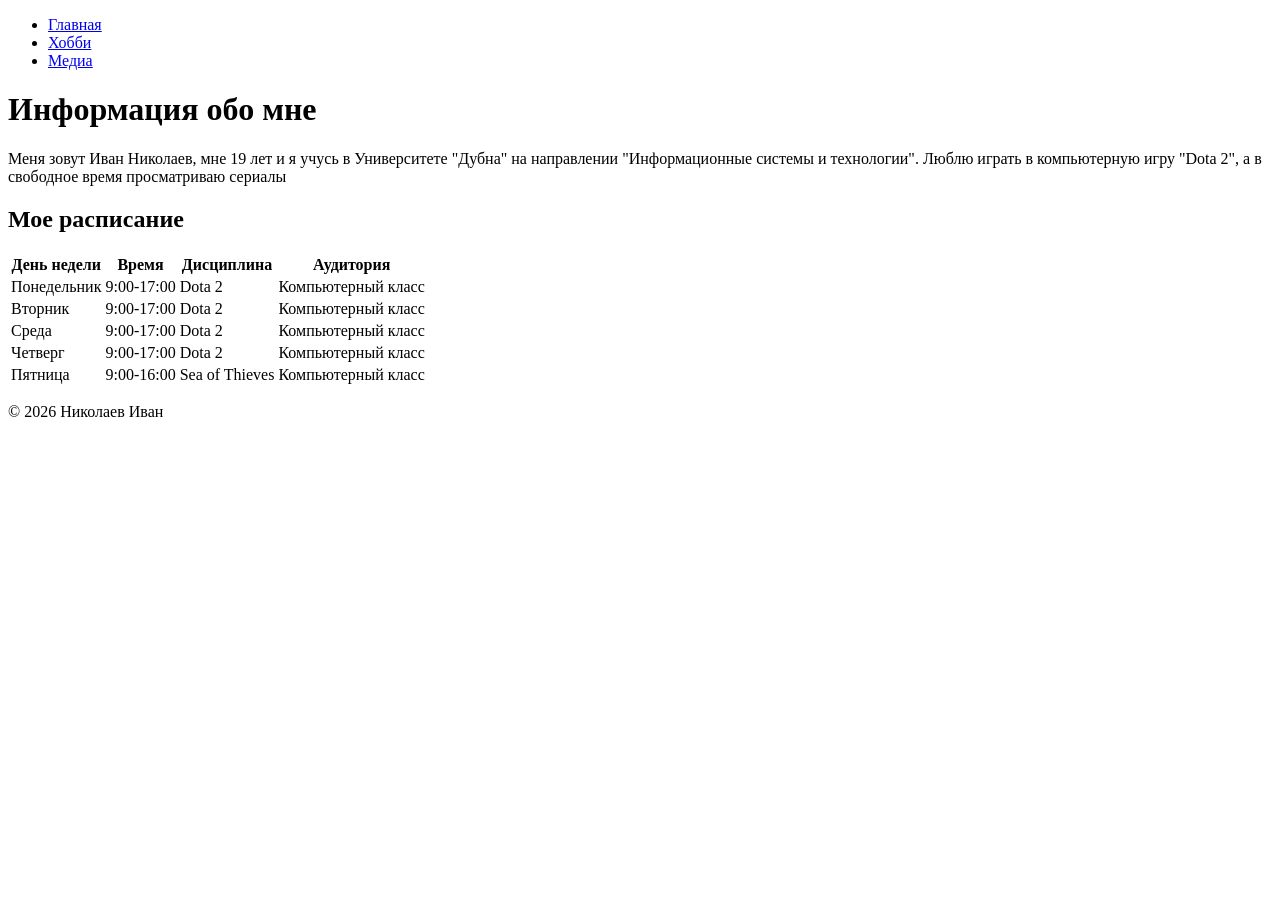
<file: index.html>
<!DOCTYPE html>
<html lang="ru">
    <head>
        <meta charset="utf-8">
        <title>Главная</title>
        <link rel="icon" type="image/png" href="./images/favicon-96x96.png" sizes="96x96" />
        <link rel="icon" type="image/svg+xml" href="./images/favicon.svg" />
        <link rel="shortcut icon" href="./images/favicon.ico" />
        <link rel="apple-touch-icon" sizes="180x180" href="./images/apple-touch-icon.png" />
        <link rel="manifest" href="./images/site.webmanifest" />
    </head>
    <body>
        <nav class="menu">
            <ul>
                <li><a href="./index.html">Главная</a></li>
                <li><a href="./hobbies.html">Хобби</a></li>
                <li><a href="./media.html">Медиа</a></li>
            </ul>
        </nav>
        <h1>Информация обо мне</h1>
        <p>
            Меня зовут Иван Николаев, мне 19 лет и я учусь в Университете "Дубна" на направлении "Информационные системы и технологии". Люблю играть в компьютерную игру "Dota 2", а в свободное время просматриваю сериалы
        </p>
        <h2>
            Мое расписание
        </h2>
        <table>
            <tr>
                <th>День недели</th>
                <th>Время</th>
                <th>Дисциплина</th>
                <th>Аудитория</th>
            </tr>
            <tr>
                <td>Понедельник</td>
                <td>9:00-17:00</td>
                <td>Dota 2</td>
                <td>Компьютерный класс</td>
            </tr>
            <tr>
                <td>Вторник</td>
                <td>9:00-17:00</td>
                <td>Dota 2</td>
                <td>Компьютерный класс</td>  
            </tr>
            <tr>
                <td>Среда</td>
                <td>9:00-17:00</td>
                <td>Dota 2</td>
                <td>Компьютерный класс</td>
            </tr>
            <tr>
                <td>Четверг</td>
                <td>9:00-17:00</td>
                <td>Dota 2</td>
                <td>Компьютерный класс</td>
            </tr>
            <tr>
                <td>Пятница</td>
                <td>9:00-16:00</td>
                <td>Sea of Thieves</td>
                <td>Компьютерный класс</td>
            </tr>
        </table>
        <footer>
            <p>&copy; 2026 Николаев Иван</p>
        </footer>
    </body>
</html>
</file>
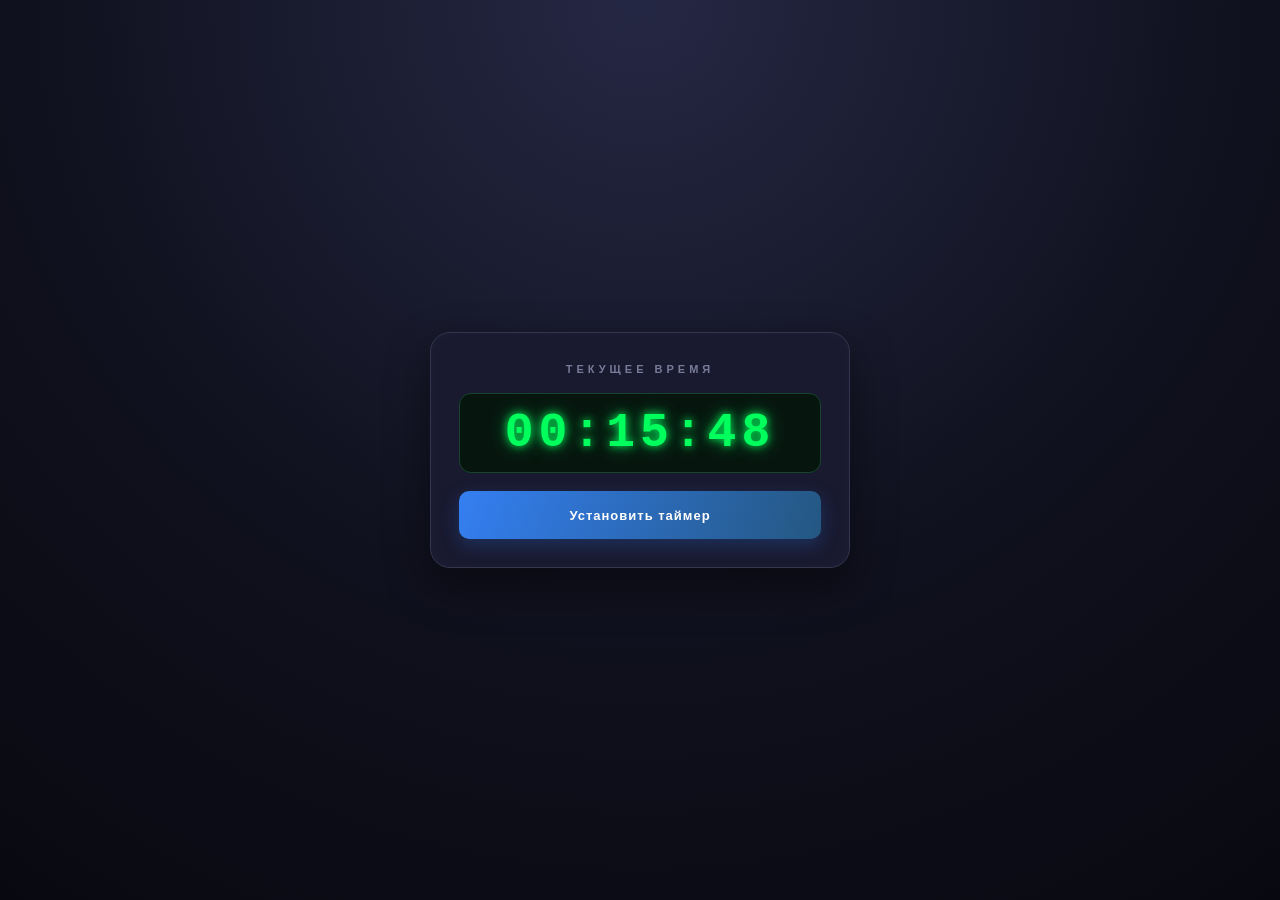
<file: Таймер/index.html>
<!DOCTYPE html>
<html lang="ru">
<head>
    <meta charset="UTF-8">
    <meta name="viewport" content="width=device-width, initial-scale=1.0">
    <title>Таймер, popup</title>
    <link rel="stylesheet" href="style.css">
    <script src="script.js" defer></script>
</head>
<body>
    <main class="timer-card">
        <p class="small-title">ТЕКУЩЕЕ ВРЕМЯ</p>
        <div id="currentTime" class="digital-clock">00:00:00</div>

        <button id="setTimerButton" class="main-button" type="button">
            Установить таймер
        </button>
        <div id="countdown" class="countdown-button" aria-live="polite" hidden>00:00:00</div>
    </main>

    <div id="timerModal" class="modal" aria-hidden="true">
        <div class="modal-window" role="dialog" aria-modal="true" aria-labelledby="modalTitle">
            <button id="closeModalButton" class="close-button" type="button" aria-label="Закрыть">×</button>
            <h1 id="modalTitle">УСТАНОВИТЬ ТАЙМЕР</h1>
            <label for="secondsInput">Количество секунд</label>
            <input
                id="secondsInput"
                type="text"
                inputmode="numeric"
                maxlength="4"
                autocomplete="off"
                placeholder="60"
                aria-describedby="inputHint"
            >
            <p id="inputHint" class="input-hint">Введите число от 0 до 9999</p>
            <button id="startButton" class="start-button" type="button">СТАРТ</button>
        </div>
    </div>
</body>
</html>
</file>
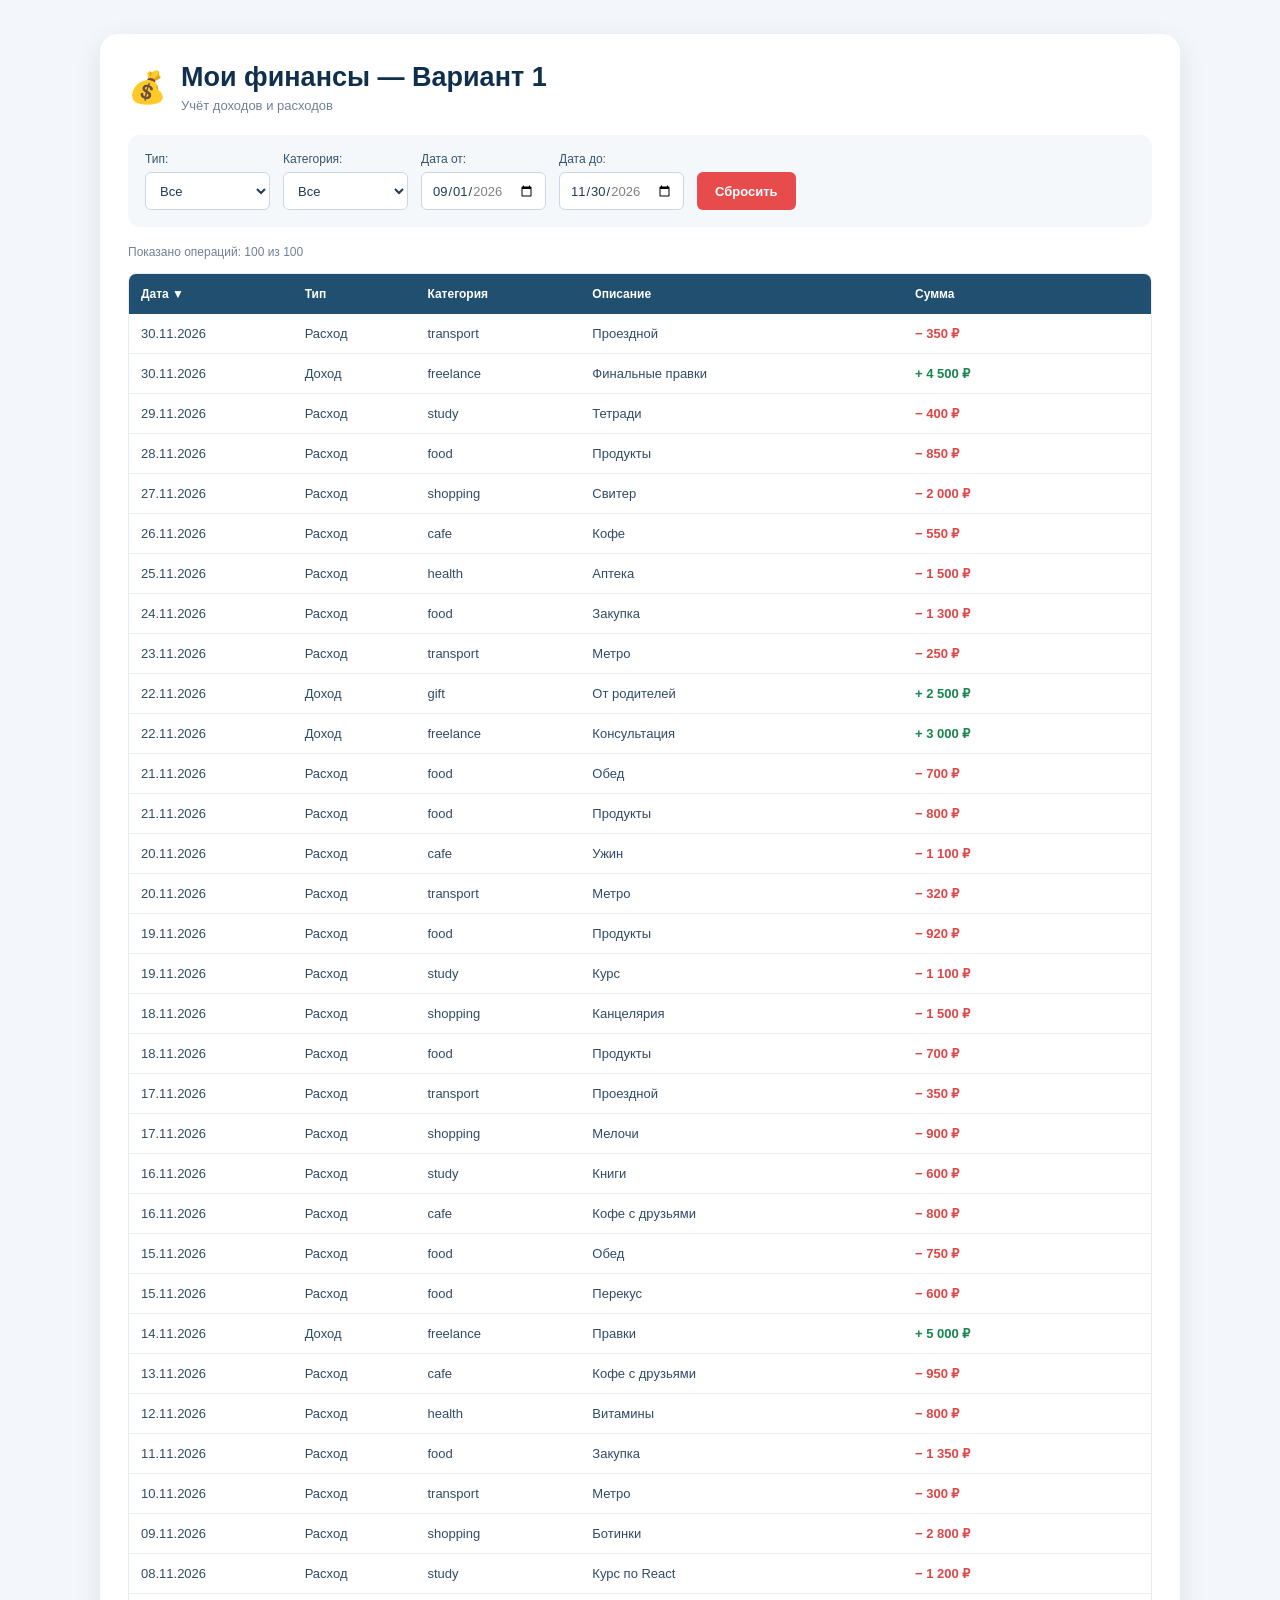
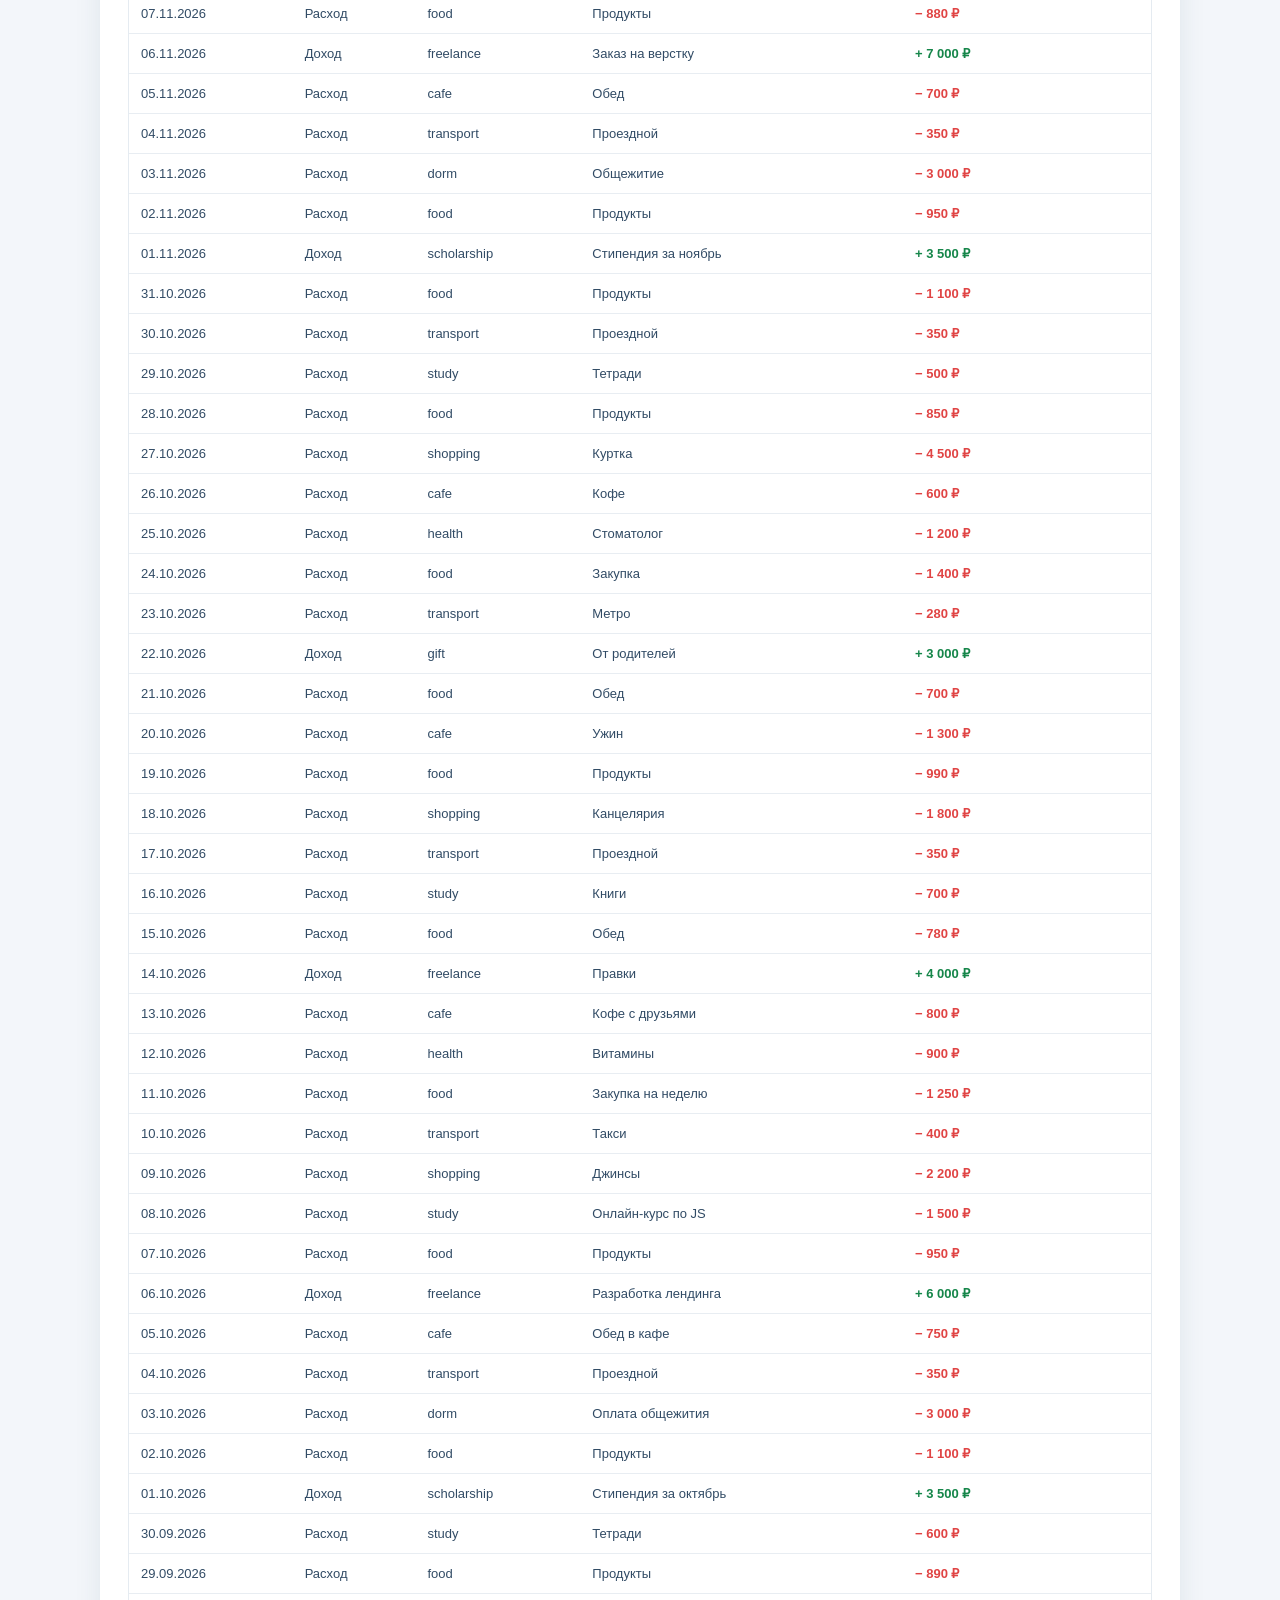
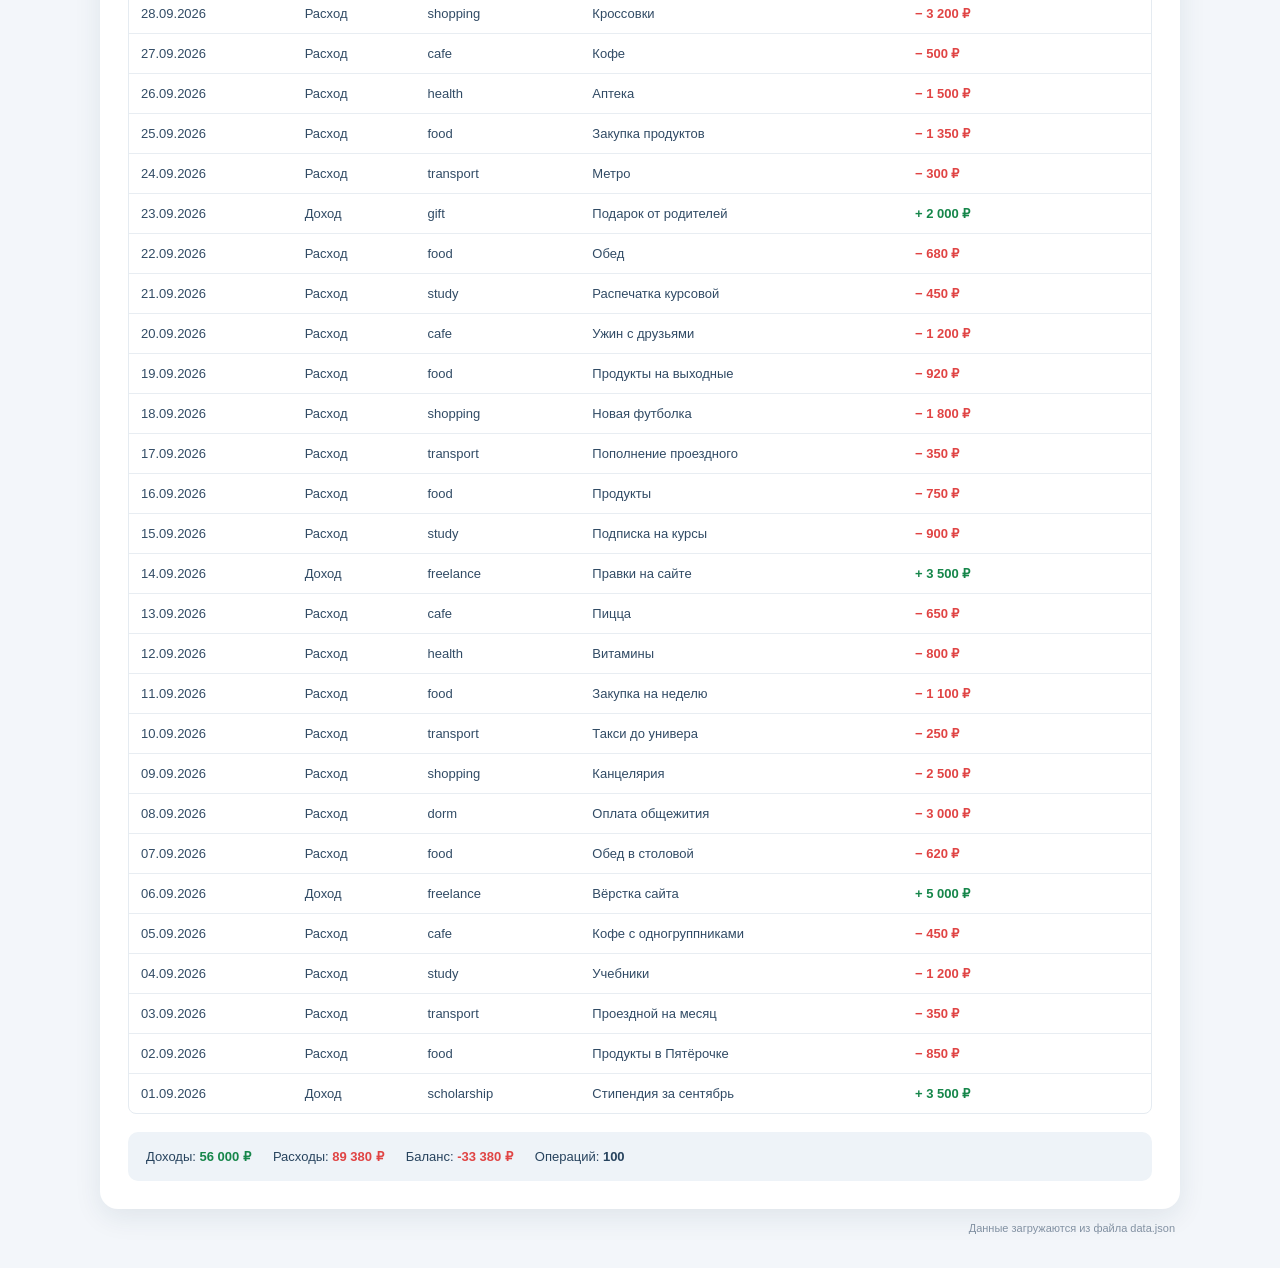
<file: Seminary/10 sem/index.html>
<!DOCTYPE html>
<html lang="ru">
<head>
    <meta charset="UTF-8">
    <meta name="viewport" content="width=device-width, initial-scale=1.0">
    <title>Мои финансы — Вариант 1</title>
    <link rel="stylesheet" href="style.css">
    <script src="script.js" defer></script>
</head>
<body>
    <main class="page">
        <section class="finance-card">
            <header class="page-header">
                <div class="title-icon" aria-hidden="true">💰</div>
                <div>
                    <h1>Мои финансы — Вариант 1</h1>
                    <p class="subtitle">Учёт доходов и расходов</p>
                </div>
            </header>

            <section class="filters" aria-label="Фильтры операций">
                <div class="filter-field">
                    <label for="typeFilter">Тип:</label>
                    <select id="typeFilter">
                        <option value="all">Все</option>
                        <option value="income">Доход</option>
                        <option value="expense">Расход</option>
                    </select>
                </div>

                <div class="filter-field">
                    <label for="categoryFilter">Категория:</label>
                    <select id="categoryFilter">
                        <option value="all">Все</option>
                    </select>
                </div>

                <div class="filter-field">
                    <label for="dateFrom">Дата от:</label>
                    <input id="dateFrom" type="date">
                </div>

                <div class="filter-field">
                    <label for="dateTo">Дата до:</label>
                    <input id="dateTo" type="date">
                </div>

                <button id="resetButton" class="reset-button" type="button">Сбросить</button>
            </section>

            <div id="statusMessage" class="status-message" role="status" aria-live="polite">
                Загружаем данные...
            </div>

            <div class="table-wrap">
                <table>
                    <thead>
                        <tr>
                            <th><button class="sort-button" type="button" data-sort="date">Дата</button></th>
                            <th><button class="sort-button" type="button" data-sort="type">Тип</button></th>
                            <th><button class="sort-button" type="button" data-sort="category">Категория</button></th>
                            <th><button class="sort-button" type="button" data-sort="description">Описание</button></th>
                            <th class="amount-column"><button class="sort-button" type="button" data-sort="amount">Сумма</button></th>
                        </tr>
                    </thead>
                    <tbody id="transactionsBody">
                        <tr>
                            <td class="empty-row" colspan="5">Загружаем операции...</td>
                        </tr>
                    </tbody>
                </table>
            </div>

            <section class="summary" aria-label="Итоги по выбранным операциям">
                <div class="summary-item">Доходы: <strong id="incomeTotal" class="income-text">0 ₽</strong></div>
                <div class="summary-item">Расходы: <strong id="expenseTotal" class="expense-text">0 ₽</strong></div>
                <div class="summary-item">Баланс: <strong id="balanceTotal">0 ₽</strong></div>
                <div class="summary-item">Операций: <strong id="operationsTotal">0</strong></div>
            </section>
        </section>
        <footer class="page-footer">Данные загружаются из файла data.json</footer>
    </main>
</body>
</html>
</file>
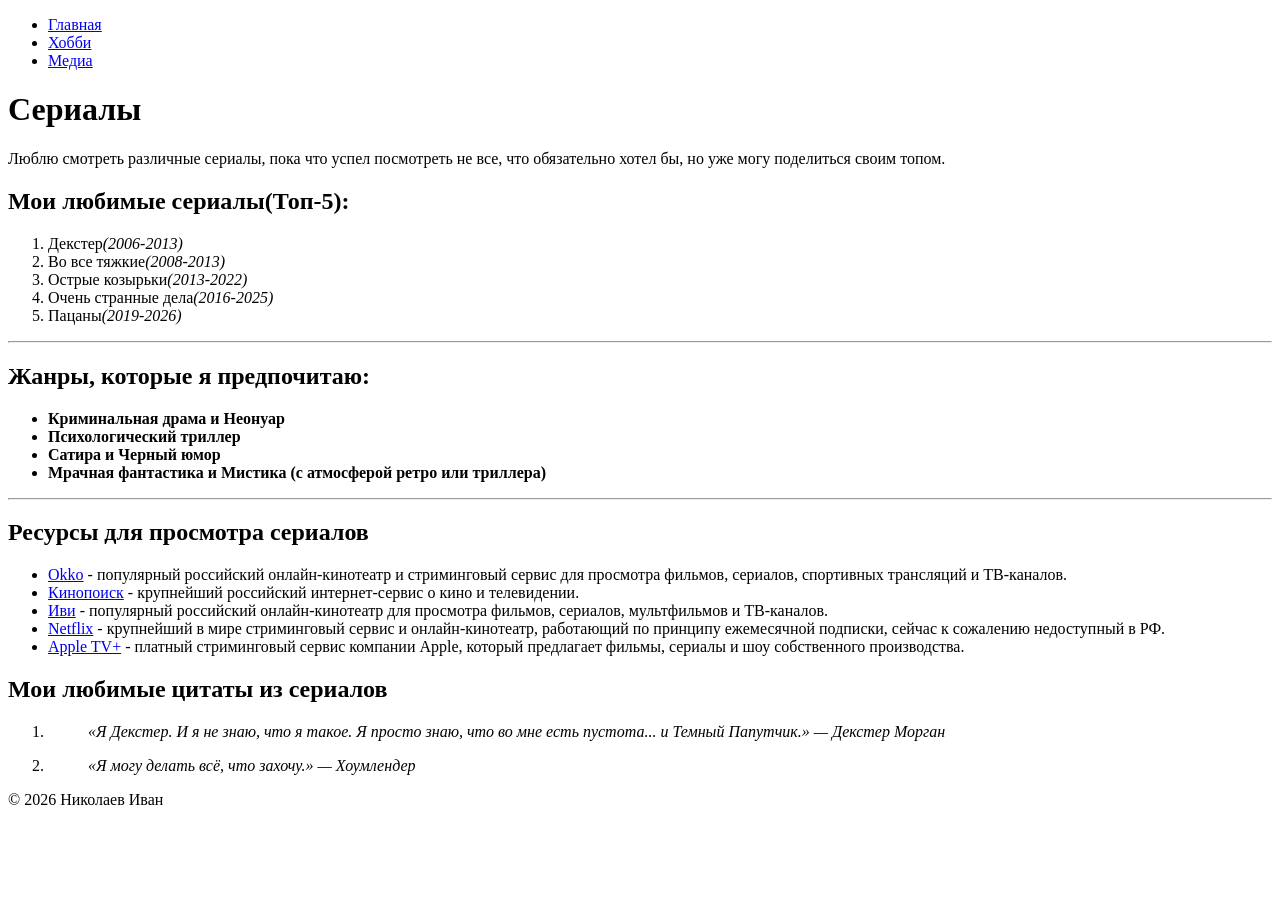
<file: hobbies.html>
<!DOCTYPE html>
<html lang="ru">
    <head>
        <meta charset="utf-8">
        <title>Хобби</title>
        <link rel="icon" type="image/png" href="./images/favicon-96x96.png" sizes="96x96" />
        <link rel="icon" type="image/svg+xml" href="./images/favicon.svg" />
        <link rel="shortcut icon" href="./images/favicon.ico" />
        <link rel="apple-touch-icon" sizes="180x180" href="./images/apple-touch-icon.png" />
        <link rel="manifest" href="./images/site.webmanifest" />
    </head>
    <body>
        <nav class="menu">
            <ul>
                <li><a href="./index.html">Главная</a></li>
                <li><a href="./hobbies.html">Хобби</a></li>
                <li><a href="./media.html">Медиа</a></li>
            </ul>
        </nav>
        <h1>Сериалы</h1>
        <p>Люблю смотреть различные сериалы, пока что успел посмотреть не все, что обязательно хотел бы, но уже могу поделиться своим топом.</p>
        <h2>Мои любимые сериалы(Топ-5):</h2>
        <ol>
            <li>Декстер<em>(2006-2013)</em></li>
            <li>Во все тяжкие<em>(2008-2013)</em></li>
            <li>Острые козырьки<em>(2013-2022)</em></li>
            <li>Очень странные дела<em>(2016-2025)</em></li>
            <li>Пацаны<em>(2019-2026)</em></li>
        </ol>
        <hr />
        <h2>Жанры, которые я предпочитаю:</h2>
        <ul>
            <li><Strong>Криминальная драма и Неонуар</Strong></li>
            <li><Strong>Психологический триллер</Strong></li>
            <li><Strong>Сатира и Черный юмор</Strong></li>
            <li><Strong>Мрачная фантастика и Мистика (с атмосферой ретро или триллера)</Strong></li>
        </ul>
        <hr />
        <h2>Ресурсы для просмотра сериалов</h2>
        <ul>
            <li><a href="https://okko.tv/">Okko</a> - популярный российский онлайн-кинотеатр и стриминговый сервис для просмотра фильмов, сериалов, спортивных трансляций и ТВ-каналов.</li>
            <li><a href="https://www.kinopoisk.ru/">Кинопоиск</a> - крупнейший российский интернет-сервис о кино и телевидении.</li>
            <li><a href="https://www.ivi.ru/">Иви</a> - популярный российский онлайн-кинотеатр для просмотра фильмов, сериалов, мультфильмов и ТВ-каналов.</li>
            <li><a href="https://www.netflix.com/">Netflix</a> - крупнейший в мире стриминговый сервис и онлайн-кинотеатр, работающий по принципу ежемесячной подписки, сейчас к сожалению недоступный в РФ.</li>
            <li><a href="https://tv.apple.com/ru">Apple TV+</a> - платный стриминговый сервис компании Apple, который предлагает фильмы, сериалы и шоу собственного производства.</li>
        </ul>
        <h2>Мои любимые цитаты из сериалов</h2>
        <div>
            <ol>
                <li><blockquote><cite>«Я Декстер. И я не знаю, что я такое. Я просто знаю, что во мне есть пустота... и Темный Папутчик.» — Декстер Морган</cite></blockquote></li>
                <li><blockquote><cite>«Я могу делать всё, что захочу.» — Хоумлендер</cite></blockquote></li>
            </ol>
        </div>
        <footer>
            <p>&copy; 2026 Николаев Иван</p>
        </footer>
    </body>
</html>
</file>
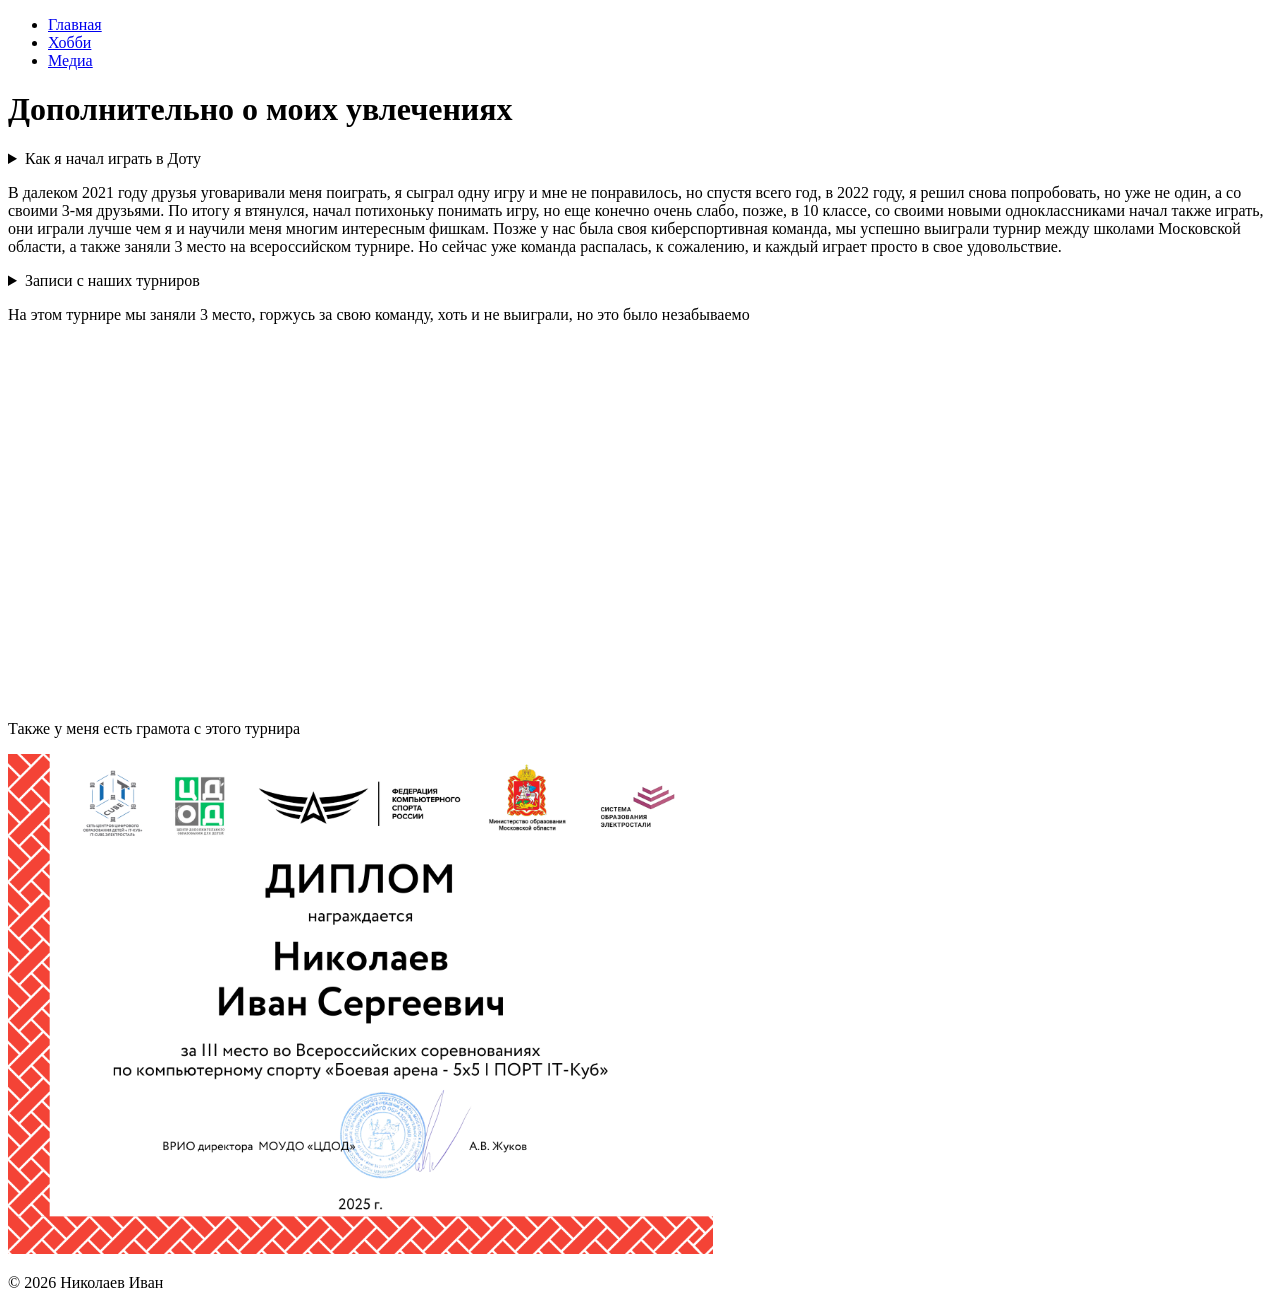
<file: media.html>
<!DOCTYPE html>
<html lang="ru">
    <head>
        <meta charset="utf-8">
        <title>Медиа</title>
        <link rel="icon" type="image/png" href="./images/favicon-96x96.png" sizes="96x96" />
        <link rel="icon" type="image/svg+xml" href="./images/favicon.svg" />
        <link rel="shortcut icon" href="./images/favicon.ico" />
        <link rel="apple-touch-icon" sizes="180x180" href="./images/apple-touch-icon.png" />
        <link rel="manifest" href="./images/site.webmanifest" />
    </head>
    <body>
        <nav class="menu">
            <ul>
                <li><a href="./index.html">Главная</a></li>
                <li><a href="./hobbies.html">Хобби</a></li>
                <li><a href="./media.html">Медиа</a></li>
            </ul>
        </nav>
        <h1>Дополнительно о моих увлечениях</h1>
        <details>
            <summary>Как я начал играть в Доту</summary>
        </details>
        <p>В далеком 2021 году друзья уговаривали меня поиграть, я сыграл одну игру и мне не понравилось, но спустя всего год, в 2022 году, я решил снова попробовать, но уже не один, а со своими 3-мя друзьями. По итогу я втянулся, начал потихоньку понимать игру, но еще конечно очень слабо, позже, в 10 классе, со своими новыми одноклассниками начал также играть, они играли лучше чем я и научили меня многим интересным фишкам. Позже у нас была своя киберспортивная команда, мы успешно выиграли турнир между школами Московской области, а также заняли 3 место на всероссийском турнире. Но сейчас уже команда распалась, к сожалению, и каждый играет просто в свое удовольствие.</p>
        <details>
            <summary>Записи с наших турниров</summary>
        </details>
        <p>На этом турнире мы заняли 3 место, горжусь за свою команду, хоть и не выиграли, но это было незабываемо</p>
        <iframe src="https://vkvideo.ru/video_ext.php?oid=-66760616&id=456239103" width="640" height="360" style="border: none;" allowfullscreen allow="autoplay; encrypted-media; fullscreen; picture-in-picture"></iframe>
        <p>Также у меня есть грамота с этого турнира</p>
        <img src="./images/zxc.png" alt="" width="705" height="500">
        <footer>
            <p>&copy; 2026 Николаев Иван</p>
        </footer>
    </body>
</html>
</file>
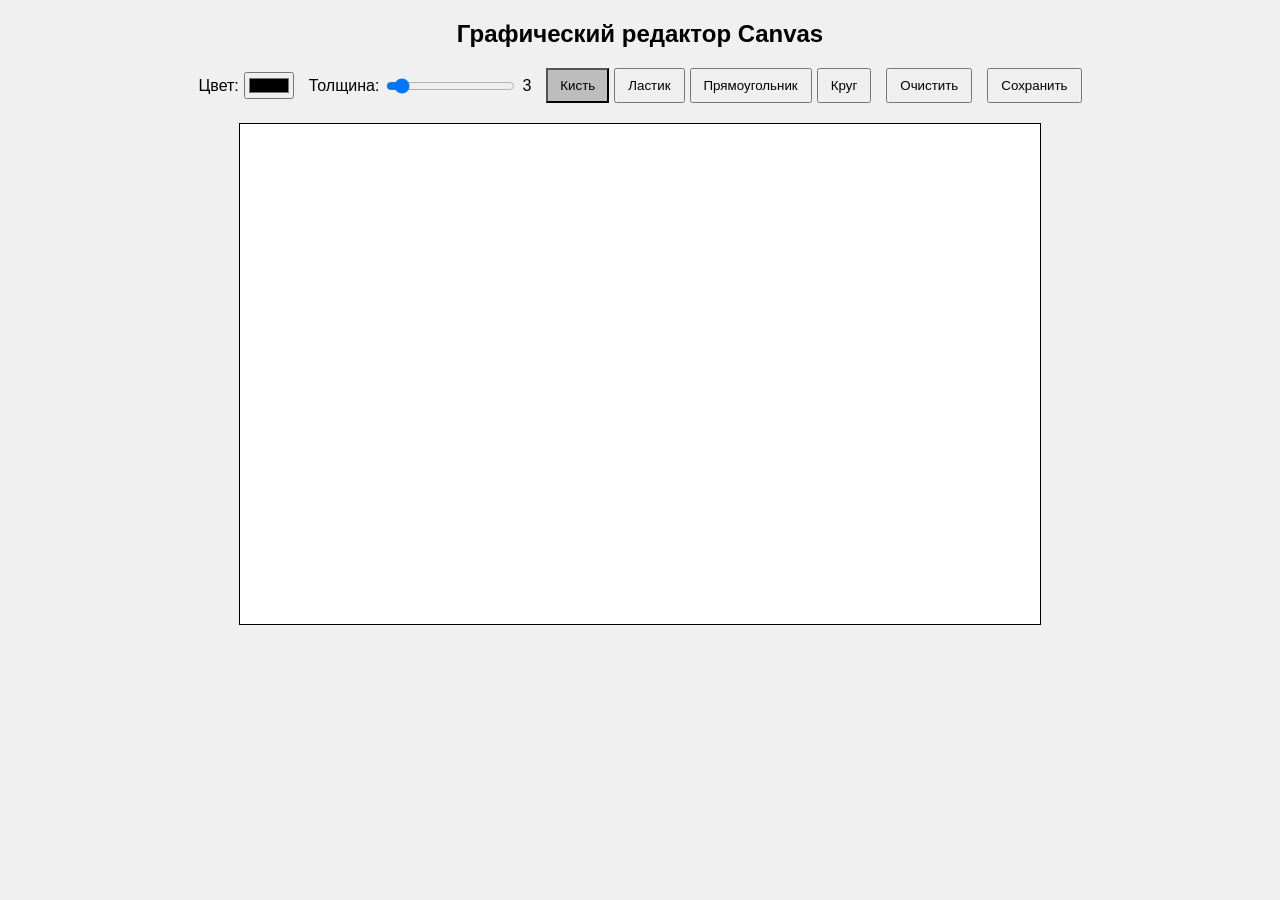
<file: Seminary/Canvas.html>
<!DOCTYPE html>
<html lang="ru">
<head>
    <meta charset="UTF-8">
    <meta name="viewport" content="width=device-width, initial-scale=1.0">
    <title>Семинар 7 — Графический редактор Canvas</title>
    <style>
        body {
            font-family: Arial, sans-serif;
            text-align: center;
            background: #f0f0f0;
            margin: 20px;
        }

        .toolbar {
            margin: 20px auto;
            display: flex;
            justify-content: center;
            align-items: center;
            gap: 15px;
            flex-wrap: wrap;
        }

        .tool {
            display: flex;
            align-items: center;
            gap: 5px;
        }

        button {
            padding: 8px 12px;
            cursor: pointer;
        }

        .active {
            background: #bdbdbd;
        }

        .canvas-wrapper {
            display: flex;
            justify-content: center;
        }

        canvas {
            max-width: 100%;
            background: white;
            border: 1px solid black;
            cursor: crosshair;
            touch-action: none;
        }
    </style>
</head>
<body>

    <h2>Графический редактор Canvas</h2>

    <!-- Панель инструментов -->
    <div class="toolbar">
        <div class="tool">
            <label for="colorPicker">Цвет:</label>
            <input type="color" id="colorPicker" value="#000000">
        </div>

        <div class="tool">
            <label for="thickness">Толщина:</label>
            <input type="range" id="thickness" min="1" max="30" value="3">
            <span id="thicknessValue">3</span>
        </div>

        <div class="tool">
            <button class="tool-btn active" data-tool="brush">Кисть</button>
            <button class="tool-btn" data-tool="eraser">Ластик</button>
            <button class="tool-btn" data-tool="rect">Прямоугольник</button>
            <button class="tool-btn" data-tool="circle">Круг</button>
        </div>

        <button id="clearBtn">Очистить</button>
        <button id="saveBtn">Сохранить</button>
    </div>

    <!-- Холст -->
    <div class="canvas-wrapper">
        <canvas id="canvas" width="800" height="500"></canvas>
    </div>

    <script>
        const canvas = document.getElementById('canvas');
        const ctx = canvas.getContext('2d');

        const colorPicker = document.getElementById('colorPicker');
        const thickness = document.getElementById('thickness');
        const thicknessValue = document.getElementById('thicknessValue');

        let isDrawing = false;
        let lastX = 0;
        let lastY = 0;
        let startX = 0;
        let startY = 0;
        let snapshot;
        let currentTool = 'brush';

        // Настройки кисти
        ctx.lineCap = 'round';
        ctx.lineJoin = 'round';
        ctx.lineWidth = 3;

        // Получение координат мыши относительно холста
        function getMousePos(e) {
            const rect = canvas.getBoundingClientRect();

            return {
                x: (e.clientX - rect.left) * canvas.width / rect.width,
                y: (e.clientY - rect.top) * canvas.height / rect.height
            };
        }

        // Выбор инструмента
        document.querySelectorAll('.tool-btn').forEach(button => {
            button.addEventListener('click', () => {
                document.querySelectorAll('.tool-btn').forEach(btn => {
                    btn.classList.remove('active');
                });

                button.classList.add('active');
                currentTool = button.dataset.tool;
            });
        });

        // Изменение толщины кисти
        thickness.addEventListener('input', () => {
            thicknessValue.textContent = thickness.value;
            ctx.lineWidth = thickness.value;
        });

        // Начало рисования
        canvas.addEventListener('mousedown', (e) => {
            if (e.button !== 0) return;

            isDrawing = true;
            const pos = getMousePos(e);

            lastX = pos.x;
            lastY = pos.y;
            startX = pos.x;
            startY = pos.y;

            if (currentTool === 'rect' || currentTool === 'circle') {
                snapshot = ctx.getImageData(0, 0, canvas.width, canvas.height);
            }
        });

        // Рисование и предпросмотр фигур
        canvas.addEventListener('mousemove', (e) => {
            if (!isDrawing) return;

            const pos = getMousePos(e);
            ctx.lineWidth = thickness.value;
            ctx.strokeStyle = colorPicker.value;

            if (currentTool === 'brush') {
                ctx.globalCompositeOperation = 'source-over';
                ctx.beginPath();
                ctx.moveTo(lastX, lastY);
                ctx.lineTo(pos.x, pos.y);
                ctx.stroke();
            } else if (currentTool === 'eraser') {
                ctx.globalCompositeOperation = 'destination-out';
                ctx.beginPath();
                ctx.moveTo(lastX, lastY);
                ctx.lineTo(pos.x, pos.y);
                ctx.stroke();
            } else if (currentTool === 'rect' || currentTool === 'circle') {
                ctx.putImageData(snapshot, 0, 0);
                ctx.globalCompositeOperation = 'source-over';

                if (currentTool === 'rect') {
                    ctx.strokeRect(startX, startY, pos.x - startX, pos.y - startY);
                } else {
                    const cx = (startX + pos.x) / 2;
                    const cy = (startY + pos.y) / 2;
                    const rx = Math.abs(pos.x - startX) / 2;
                    const ry = Math.abs(pos.y - startY) / 2;

                    ctx.beginPath();
                    ctx.ellipse(cx, cy, rx, ry, 0, 0, Math.PI * 2);
                    ctx.stroke();
                }
            }

            lastX = pos.x;
            lastY = pos.y;
        });

        // Завершение рисования
        function stopDrawing() {
            isDrawing = false;
            ctx.globalCompositeOperation = 'source-over';
        }

        canvas.addEventListener('mouseup', stopDrawing);
        canvas.addEventListener('mouseleave', stopDrawing);

        // Очистка холста
        document.getElementById('clearBtn').addEventListener('click', () => {
            ctx.clearRect(0, 0, canvas.width, canvas.height);
        });

        // Сохранение изображения в PNG на белом фоне
        document.getElementById('saveBtn').addEventListener('click', () => {
            const tempCanvas = document.createElement('canvas');
            tempCanvas.width = canvas.width;
            tempCanvas.height = canvas.height;

            const tempCtx = tempCanvas.getContext('2d');
            tempCtx.fillStyle = '#ffffff';
            tempCtx.fillRect(0, 0, tempCanvas.width, tempCanvas.height);
            tempCtx.drawImage(canvas, 0, 0);

            const link = document.createElement('a');
            link.download = 'my-drawing.png';
            link.href = tempCanvas.toDataURL('image/png');
            link.click();
        });
    </script>

</body>
</html>
</file>
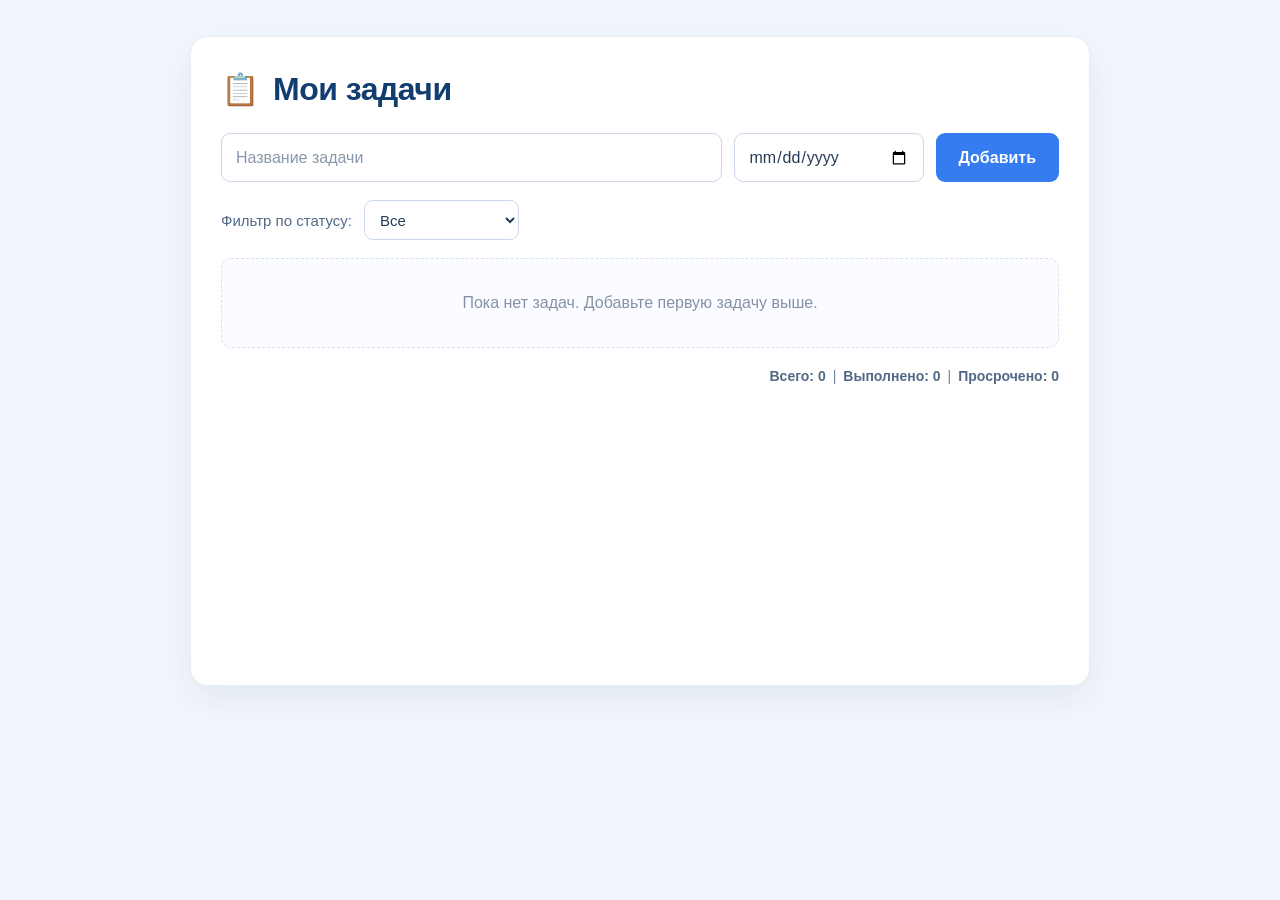
<file: Seminary/localstorage.html>
<!DOCTYPE html>
<html lang="ru">
<head>
    <meta charset="UTF-8">
    <meta name="viewport" content="width=device-width, initial-scale=1.0">
    <title>Мои задачи</title>
    <style>
        :root {
            --blue: #347cf0;
            --blue-dark: #245fc0;
            --text: #17365e;
            --muted: #71819a;
            --border: #dce5f0;
            --surface: #ffffff;
            --page: #f2f6fc;
            --red: #ef4444;
            --red-bg: #fff4f4;
            --green: #18845a;
            --green-bg: #effaf5;
        }

        * {
            box-sizing: border-box;
        }

        body {
            margin: 0;
            min-height: 100vh;
            padding: 36px 18px;
            background: var(--page);
            color: var(--text);
            font-family: Arial, Helvetica, sans-serif;
        }

        .app {
            width: min(100%, 900px);
            min-height: 650px;
            margin: 0 auto;
            padding: 34px 30px 26px;
            background: var(--surface);
            border: 1px solid #e9eef6;
            border-radius: 18px;
            box-shadow: 0 12px 35px rgba(37, 67, 110, 0.08);
        }

        .header {
            display: flex;
            align-items: center;
            gap: 13px;
            margin-bottom: 25px;
        }

        .header-icon {
            font-size: 31px;
            line-height: 1;
        }

        h1 {
            margin: 0;
            color: #123d70;
            font-size: clamp(25px, 4vw, 32px);
            letter-spacing: -0.5px;
        }

        .task-form {
            display: grid;
            grid-template-columns: minmax(180px, 1fr) 190px auto;
            gap: 12px;
            margin-bottom: 18px;
        }

        input,
        select,
        button {
            font: inherit;
        }

        .field,
        .filter-select,
        .status-select {
            min-width: 0;
            height: 49px;
            padding: 0 14px;
            color: #263b55;
            background: #fff;
            border: 1.5px solid #cbd8e8;
            border-radius: 9px;
            outline: none;
            transition: border-color 0.15s ease, box-shadow 0.15s ease;
        }

        .field:focus,
        .filter-select:focus,
        .status-select:focus {
            border-color: var(--blue);
            box-shadow: 0 0 0 3px rgba(52, 124, 240, 0.12);
        }

        .field::placeholder {
            color: #8997aa;
        }

        .add-button {
            min-height: 49px;
            padding: 0 23px;
            color: #fff;
            font-weight: 700;
            background: var(--blue);
            border: 0;
            border-radius: 9px;
            cursor: pointer;
            transition: background 0.15s ease, transform 0.15s ease;
        }

        .add-button:hover {
            background: var(--blue-dark);
        }

        .add-button:active,
        .delete-button:active {
            transform: translateY(1px);
        }

        .toolbar {
            display: flex;
            align-items: center;
            flex-wrap: wrap;
            gap: 12px;
            margin: 0 0 18px;
            color: #526986;
            font-size: 15px;
        }

        .filter-select {
            width: 155px;
            height: 40px;
            padding: 0 11px;
        }

        .feedback {
            display: none;
            margin: 0 0 16px;
            padding: 11px 13px;
            border: 1px solid transparent;
            border-radius: 8px;
            font-size: 14px;
            line-height: 1.4;
        }

        .feedback.visible {
            display: block;
        }

        .feedback.error {
            color: #a52828;
            background: #fff1f1;
            border-color: #ffcaca;
        }

        .feedback.success {
            color: #176b4b;
            background: #effaf5;
            border-color: #bcebd4;
        }

        .task-list {
            display: flex;
            flex-direction: column;
            gap: 9px;
        }

        .task-item {
            display: grid;
            grid-template-columns: minmax(0, 1fr) auto auto;
            align-items: center;
            gap: 12px;
            min-height: 77px;
            padding: 13px 17px;
            background: #f8fafc;
            border: 1px solid #dfe7f1;
            border-radius: 10px;
            transition: background 0.15s ease, border-color 0.15s ease;
        }

        .task-item.overdue {
            background: var(--red-bg);
            border: 1.5px solid #ff6464;
        }

        .task-item.completed .task-title {
            color: #718096;
            text-decoration: line-through;
        }

        .task-info {
            min-width: 0;
        }

        .task-title {
            overflow-wrap: anywhere;
            margin-bottom: 5px;
            color: #17365e;
            font-size: 17px;
            font-weight: 600;
            line-height: 1.3;
        }

        .task-date {
            color: var(--muted);
            font-size: 14px;
        }

        .task-item.overdue .task-date {
            color: #e33131;
            font-weight: 600;
        }

        .status-select {
            width: 145px;
            height: 38px;
            padding: 0 9px;
            border-radius: 7px;
            background-color: #fff;
        }

        .delete-button {
            min-height: 38px;
            padding: 0 15px;
            color: #fff;
            font-size: 14px;
            font-weight: 700;
            background: var(--red);
            border: 0;
            border-radius: 7px;
            cursor: pointer;
            transition: background 0.15s ease, transform 0.15s ease;
        }

        .delete-button:hover {
            background: #d92f2f;
        }

        .empty-state {
            padding: 35px 15px;
            color: #8492a7;
            text-align: center;
            background: #fafcff;
            border: 1px dashed #d7e1ee;
            border-radius: 10px;
        }

        .summary {
            display: flex;
            justify-content: flex-end;
            flex-wrap: wrap;
            gap: 7px;
            margin-top: 20px;
            color: #71819a;
            font-size: 14px;
        }

        .summary strong {
            color: #526986;
            font-weight: 600;
        }

        button:focus-visible {
            outline: 3px solid rgba(52, 124, 240, 0.3);
            outline-offset: 2px;
        }

        @media (max-width: 680px) {
            body {
                padding: 16px 10px;
            }

            .app {
                min-height: calc(100vh - 32px);
                padding: 23px 17px;
                border-radius: 14px;
            }

            .task-form {
                grid-template-columns: 1fr 1fr;
            }

            .title-input {
                grid-column: 1 / -1;
            }

            .add-button {
                padding: 0 14px;
            }

            .task-item {
                grid-template-columns: minmax(0, 1fr) auto;
                gap: 10px;
                padding: 13px;
            }

            .task-info {
                grid-column: 1 / -1;
            }

            .status-select {
                width: 100%;
            }

            .delete-button {
                min-width: 91px;
            }
        }

        @media (max-width: 390px) {
            .task-form {
                grid-template-columns: 1fr;
            }

            .title-input {
                grid-column: auto;
            }

            .filter-select {
                flex: 1;
            }
        }
    </style>
</head>
<body>
    <main class="app">
        <header class="header">
            <span class="header-icon" aria-hidden="true">📋</span>
            <h1>Мои задачи</h1>
        </header>

        <form class="task-form" id="taskForm" novalidate>
            <input
                class="field title-input"
                id="taskTitle"
                type="text"
                placeholder="Название задачи"
                minlength="1"
                maxlength="100"
                autocomplete="off"
                aria-label="Название задачи"
                required
            >
            <input
                class="field"
                id="taskDate"
                type="date"
                aria-label="Дата выполнения"
                required
            >
            <button class="add-button" type="submit">Добавить</button>
        </form>

        <div class="toolbar">
            <label for="statusFilter">Фильтр по статусу:</label>
            <select class="filter-select" id="statusFilter">
                <option value="all">Все</option>
                <option value="todo">В работе</option>
                <option value="done">Выполнено</option>
                <option value="postponed">Отложено</option>
            </select>
        </div>

        <div class="feedback" id="feedback" role="status" aria-live="polite"></div>
        <section class="task-list" id="taskList" aria-label="Список задач"></section>
        <footer class="summary" id="summary" aria-live="polite"></footer>
    </main>

    <script>
        // Возможные статусы задачи и их подписи на странице.
        const STATUS_LABELS = {
            todo: 'В работе',
            done: 'Выполнено',
            postponed: 'Отложено'
        };

        // Все задачи хранятся в массиве tasks и в localStorage под ключом "tasks".
        let tasks = [];
        let currentFilter = 'all';

        const taskForm = document.getElementById('taskForm');
        const taskTitleInput = document.getElementById('taskTitle');
        const taskDateInput = document.getElementById('taskDate');
        const statusFilter = document.getElementById('statusFilter');
        const taskList = document.getElementById('taskList');
        const summary = document.getElementById('summary');
        const feedback = document.getElementById('feedback');

        // Возвращает сегодняшнюю дату в формате YYYY-MM-DD (по местному времени).
        function getTodayString() {
            const today = new Date();
            const year = today.getFullYear();
            const month = String(today.getMonth() + 1).padStart(2, '0');
            const day = String(today.getDate()).padStart(2, '0');
            return `${year}-${month}-${day}`;
        }

        // Преобразует YYYY-MM-DD в ДД.ММ.ГГГГ без сдвига даты из-за часового пояса.
        function formatDate(dateString) {
            const [year, month, day] = dateString.split('-');
            return `${day}.${month}.${year}`;
        }

        function showFeedback(message, type) {
            feedback.textContent = message;
            feedback.className = `feedback visible ${type}`;
        }

        function hideFeedback() {
            feedback.textContent = '';
            feedback.className = 'feedback';
        }

        // Загружает массив задач из localStorage при запуске приложения.
        function loadTasks() {
            try {
                const savedTasks = localStorage.getItem('tasks');

                if (savedTasks === null) {
                    tasks = [];
                    return;
                }

                const parsedTasks = JSON.parse(savedTasks);
                if (!Array.isArray(parsedTasks)) {
                    throw new Error('В localStorage ожидался JSON-массив.');
                }

                const validStatuses = Object.keys(STATUS_LABELS);
                const validTasks = parsedTasks.filter(task =>
                    task &&
                    (typeof task.id === 'string' || typeof task.id === 'number') &&
                    typeof task.title === 'string' &&
                    task.title.length >= 1 &&
                    task.title.length <= 100 &&
                    typeof task.date === 'string' &&
                    /^\d{4}-\d{2}-\d{2}$/.test(task.date) &&
                    validStatuses.includes(task.status)
                );

                tasks = validTasks;

                if (validTasks.length !== parsedTasks.length) {
                    showFeedback('Некоторые некорректные записи из сохранённых данных не были загружены.', 'error');
                }
            } catch (error) {
                tasks = [];
                showFeedback('Не удалось прочитать сохранённые задачи. Проверьте данные localStorage.', 'error');
                console.error('Ошибка загрузки задач:', error);
            }
        }

        // Сохраняет текущий массив задач в localStorage в формате JSON.
        function saveTasks() {
            try {
                localStorage.setItem('tasks', JSON.stringify(tasks));
                return true;
            } catch (error) {
                showFeedback('Не удалось сохранить задачи в localStorage. Возможно, хранилище браузера недоступно.', 'error');
                console.error('Ошибка сохранения задач:', error);
                return false;
            }
        }

        // Создаёт уникальный числовой id на основе текущего времени.
        function createTaskId() {
            const usedIds = new Set(tasks.map(task => String(task.id)));
            let id = Date.now();

            while (usedIds.has(String(id))) {
                id += 1;
            }

            return id;
        }

        function createTaskElement(task) {
            const article = document.createElement('article');
            article.className = 'task-item';

            const isOverdue = task.date < getTodayString() && task.status !== 'done';
            if (isOverdue) article.classList.add('overdue');
            if (task.status === 'done') article.classList.add('completed');

            const info = document.createElement('div');
            info.className = 'task-info';

            const title = document.createElement('div');
            title.className = 'task-title';
            title.textContent = task.title;

            const date = document.createElement('div');
            date.className = 'task-date';
            date.textContent = `🗓️ ${formatDate(task.date)}`;

            info.append(title, date);

            const statusSelect = document.createElement('select');
            statusSelect.className = 'status-select';
            statusSelect.setAttribute('aria-label', `Статус задачи: ${task.title}`);

            Object.entries(STATUS_LABELS).forEach(([value, label]) => {
                const option = document.createElement('option');
                option.value = value;
                option.textContent = label;
                statusSelect.append(option);
            });

            statusSelect.value = task.status;
            statusSelect.addEventListener('change', () => {
                const taskToUpdate = tasks.find(item => item.id === task.id);
                if (!taskToUpdate) return;

                taskToUpdate.status = statusSelect.value;
                saveTasks();
                renderTasks();
            });

            const deleteButton = document.createElement('button');
            deleteButton.className = 'delete-button';
            deleteButton.type = 'button';
            deleteButton.textContent = 'Удалить';
            deleteButton.addEventListener('click', () => {
                const confirmed = confirm(`Удалить задачу «${task.title}»?`);
                if (!confirmed) return;

                tasks = tasks.filter(item => item.id !== task.id);
                saveTasks();
                renderTasks();
            });

            article.append(info, statusSelect, deleteButton);
            return article;
        }

        // Перерисовывает список: сначала фильтрация, затем сортировка по дате.
        function renderTasks() {
            taskList.replaceChildren();

            let visibleTasks = currentFilter === 'all'
                ? [...tasks]
                : tasks.filter(task => task.status === currentFilter);

            visibleTasks.sort((a, b) => a.date.localeCompare(b.date));

            if (visibleTasks.length === 0) {
                const emptyState = document.createElement('div');
                emptyState.className = 'empty-state';
                emptyState.textContent = tasks.length === 0
                    ? 'Пока нет задач. Добавьте первую задачу выше.'
                    : 'Задач с таким статусом пока нет.';
                taskList.append(emptyState);
            } else {
                visibleTasks.forEach(task => {
                    taskList.append(createTaskElement(task));
                });
            }

            renderSummary();
        }

        // Счётчики показывают данные по всем задачам, независимо от фильтра.
        function renderSummary() {
            const completedCount = tasks.filter(task => task.status === 'done').length;
            const overdueCount = tasks.filter(task =>
                task.date < getTodayString() && task.status !== 'done'
            ).length;

            summary.replaceChildren();
            const parts = [
                `Всего: ${tasks.length}`,
                `Выполнено: ${completedCount}`,
                `Просрочено: ${overdueCount}`
            ];

            parts.forEach((part, index) => {
                if (index > 0) {
                    const separator = document.createElement('span');
                    separator.textContent = '|';
                    summary.append(separator);
                }
                const item = document.createElement('strong');
                item.textContent = part;
                summary.append(item);
            });
        }

        // Добавление новой задачи с проверкой названия и даты.
        taskForm.addEventListener('submit', event => {
            event.preventDefault();
            hideFeedback();

            const title = taskTitleInput.value.trim();
            const date = taskDateInput.value;

            if (title.length === 0) {
                showFeedback('Введите название задачи.', 'error');
                taskTitleInput.focus();
                return;
            }

            if (title.length > 100) {
                showFeedback('Название задачи не должно превышать 100 символов.', 'error');
                taskTitleInput.focus();
                return;
            }

            if (!date || !taskDateInput.checkValidity()) {
                showFeedback('Выберите корректную дату выполнения задачи.', 'error');
                taskDateInput.focus();
                return;
            }

            const newTask = {
                id: createTaskId(),
                title: title,
                date: date,
                status: 'todo'
            };

            tasks.push(newTask);
            const saved = saveTasks();
            renderTasks();
            taskForm.reset();
            taskTitleInput.focus();

            if (saved) {
                showFeedback('Задача добавлена.', 'success');
            }
        });

        // При смене фильтра обновляем отображаемый список.
        statusFilter.addEventListener('change', () => {
            currentFilter = statusFilter.value;
            renderTasks();
        });

        // Запуск приложения.
        loadTasks();
        renderTasks();
    </script>
</body>
</html>
</file>
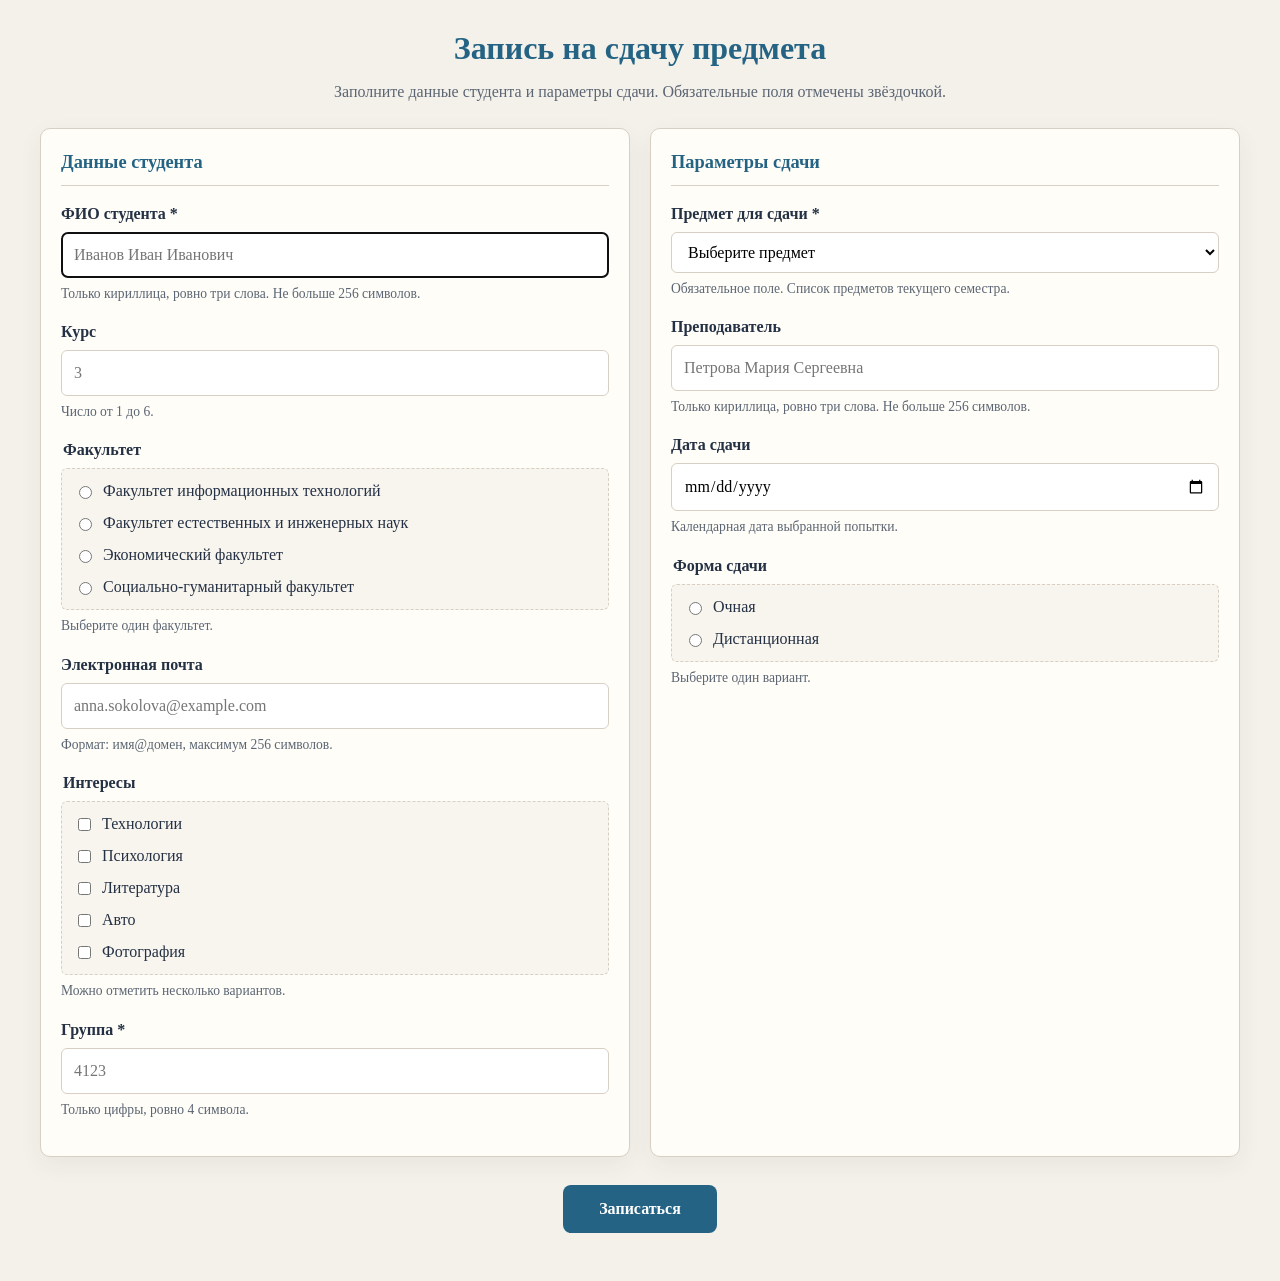
<file: Seminary/Task3.html>
<!DOCTYPE html>
<html lang="ru">
<head>
  <meta charset="UTF-8">
  <meta name="viewport" content="width=device-width, initial-scale=1">
  <title>Запись на сдачу — форма</title>
  <style>
    :root {
      --bg: #f4f1ea;
      --card: #fffdf8;
      --ink: #243043;
      --accent: #246383;
      --line: #d7cfc3;
      --ok: #1f7a4d;
      --bad: #b42318;
    }

    * { box-sizing: border-box; }

    body {
      margin: 0;
      font-family: Georgia, "Times New Roman", serif;
      color: var(--ink);
      background: var(--bg);
      line-height: 1.5;
      padding: 24px 16px 48px;
    }

    h1 {
      text-align: center;
      color: var(--accent);
      margin: 0 0 8px;
    }

    .lead {
      text-align: center;
      max-width: 720px;
      margin: 0 auto 24px;
      color: #5b6573;
    }

    form {
      display: grid;
      grid-template-columns: 1fr 1fr;
      gap: 20px;
      max-width: 1200px;
      margin: 0 auto;
    }

    .column {
      padding: 20px;
      border: 1px solid var(--line);
      background: var(--card);
      border-radius: 10px;
      box-shadow: 0 8px 24px rgba(36, 48, 67, 0.06);
    }

    .column h2 {
      margin: 0 0 16px;
      font-size: 1.15em;
      color: var(--accent);
      border-bottom: 1px solid var(--line);
      padding-bottom: 8px;
    }

    .field {
      display: flex;
      flex-direction: column;
      gap: 6px;
      margin-bottom: 16px;
    }

    label {
      font-weight: bold;
    }

    .hint {
      font-size: 0.85em;
      color: #5b6573;
      margin: 0;
    }

    input[type="text"],
    input[type="number"],
    input[type="email"],
    input[type="date"],
    select {
      width: 100%;
      padding: 10px 12px;
      border: 1px solid var(--line);
      border-radius: 6px;
      font: inherit;
      background: #fff;
    }

    .choices {
      display: flex;
      flex-direction: column;
      gap: 8px;
      padding: 10px 12px;
      border: 1px dashed var(--line);
      border-radius: 6px;
      background: #f8f5ef;
    }

    .choices label {
      font-weight: normal;
      display: flex;
      align-items: center;
      gap: 8px;
    }

    #fio:user-invalid,
    #group:user-invalid,
    #teacher:user-invalid {
      border-color: var(--bad);
      background: #fff4f2;
      outline-color: var(--bad);
    }

    #fio:user-valid,
    #group:user-valid,
    #teacher:user-valid {
      border-color: var(--ok);
      background: #f1faf5;
      outline-color: var(--ok);
    }

    button[type="submit"] {
      grid-column: 1 / -1;
      justify-self: center;
      margin-top: 8px;
      padding: 12px 36px;
      border: 0;
      border-radius: 8px;
      background: var(--accent);
      color: #fff;
      font: inherit;
      font-weight: bold;
      cursor: pointer;
    }

    button[type="submit"]:hover {
      filter: brightness(1.08);
    }

    @media (max-width: 800px) {
      form {
        grid-template-columns: 1fr;
      }
    }
  </style>
</head>
<body>
  <h1>Запись на сдачу предмета</h1>
  <p class="lead">Заполните данные студента и параметры сдачи. Обязательные поля отмечены звёздочкой.</p>

  <form action="#" method="post">
    <div class="column">
      <h2>Данные студента</h2>

      <div class="field">
        <label for="fio">ФИО студента *</label>
        <input
          id="fio"
          name="fio"
          type="text"
          required
          autofocus
          maxlength="256"
          placeholder="Иванов Иван Иванович"
          pattern="[А-ЯЁ][а-яё]+ [А-ЯЁ][а-яё]+ [А-ЯЁ][а-яё]+"
          title="Введите ровно три слова кириллицей, например: Иванов Иван Иванович"
        >
        <p class="hint">Только кириллица, ровно три слова. Не больше 256 символов.</p>
      </div>

      <div class="field">
        <label for="course">Курс</label>
        <input
          id="course"
          name="course"
          type="number"
          min="1"
          max="6"
          placeholder="3"
          title="Номер курса от 1 до 6"
        >
        <p class="hint">Число от 1 до 6.</p>
      </div>

      <fieldset class="field" style="border: 0; padding: 0; margin: 0 0 16px;">
        <legend style="font-weight: bold; margin-bottom: 6px;">Факультет</legend>
        <div class="choices">
          <label>
            <input type="radio" name="faculty" value="fit" title="Факультет информационных технологий">
            Факультет информационных технологий
          </label>
          <label>
            <input type="radio" name="faculty" value="fens" title="Факультет естественных и инженерных наук">
            Факультет естественных и инженерных наук
          </label>
          <label>
            <input type="radio" name="faculty" value="ef" title="Экономический факультет">
            Экономический факультет
          </label>
          <label>
            <input type="radio" name="faculty" value="ssf" title="Социально-гуманитарный факультет">
            Социально-гуманитарный факультет
          </label>
        </div>
        <p class="hint">Выберите один факультет.</p>
      </fieldset>

      <div class="field">
        <label for="email">Электронная почта</label>
        <input
          id="email"
          name="email"
          type="email"
          maxlength="256"
          placeholder="anna.sokolova@example.com"
          title="Адрес электронной почты, не больше 256 символов"
        >
        <p class="hint">Формат: имя@домен, максимум 256 символов.</p>
      </div>

      <fieldset class="field" style="border: 0; padding: 0; margin: 0 0 16px;">
        <legend style="font-weight: bold; margin-bottom: 6px;">Интересы</legend>
        <div class="choices">
          <label>
            <input type="checkbox" name="interests" value="tech" title="Интерес: технологии">
            Технологии
          </label>
          <label>
            <input type="checkbox" name="interests" value="psychology" title="Интерес: психология">
            Психология
          </label>
          <label>
            <input type="checkbox" name="interests" value="literature" title="Интерес: литература">
            Литература
          </label>
          <label>
            <input type="checkbox" name="interests" value="auto" title="Интерес: авто">
            Авто
          </label>
          <label>
            <input type="checkbox" name="interests" value="photo" title="Интерес: фотография">
            Фотография
          </label>
        </div>
        <p class="hint">Можно отметить несколько вариантов.</p>
      </fieldset>

      <div class="field">
        <label for="group">Группа *</label>
        <input
          id="group"
          name="group"
          type="text"
          required
          maxlength="4"
          inputmode="numeric"
          placeholder="4123"
          pattern="[0-9]{4}"
          title="Номер группы — ровно 4 цифры"
        >
        <p class="hint">Только цифры, ровно 4 символа.</p>
      </div>
    </div>

    <div class="column">
      <h2>Параметры сдачи</h2>

      <div class="field">
        <label for="subject">Предмет для сдачи *</label>
        <select id="subject" name="subject" required title="Выберите предмет из списка">
          <option value="" disabled selected>Выберите предмет</option>
          <option value="html">Веб-технологии</option>
          <option value="programming">Программирование</option>
          <option value="databases">Базы данных</option>
          <option value="math">Математический анализ</option>
          <option value="english">Английский язык</option>
        </select>
        <p class="hint">Обязательное поле. Список предметов текущего семестра.</p>
      </div>

      <div class="field">
        <label for="teacher">Преподаватель</label>
        <input
          id="teacher"
          name="teacher"
          type="text"
          maxlength="256"
          placeholder="Петрова Мария Сергеевна"
          pattern="[А-ЯЁ][а-яё]+ [А-ЯЁ][а-яё]+ [А-ЯЁ][а-яё]+"
          title="Введите ровно три слова кириллицей, например: Петрова Мария Сергеевна"
        >
        <p class="hint">Только кириллица, ровно три слова. Не больше 256 символов.</p>
      </div>

      <div class="field">
        <label for="exam-date">Дата сдачи</label>
        <input
          id="exam-date"
          name="exam-date"
          type="date"
          placeholder="2026-10-15"
          title="Выберите дату сдачи"
        >
        <p class="hint">Календарная дата выбранной попытки.</p>
      </div>

      <fieldset class="field" style="border: 0; padding: 0; margin: 0;">
        <legend style="font-weight: bold; margin-bottom: 6px;">Форма сдачи</legend>
        <div class="choices">
          <label>
            <input type="radio" name="exam-form" value="offline" title="Очная форма сдачи">
            Очная
          </label>
          <label>
            <input type="radio" name="exam-form" value="online" title="Дистанционная форма сдачи">
            Дистанционная
          </label>
        </div>
        <p class="hint">Выберите один вариант.</p>
      </fieldset>
    </div>

    <button type="submit">Записаться</button>
  </form>
</body>
</html>
</file>
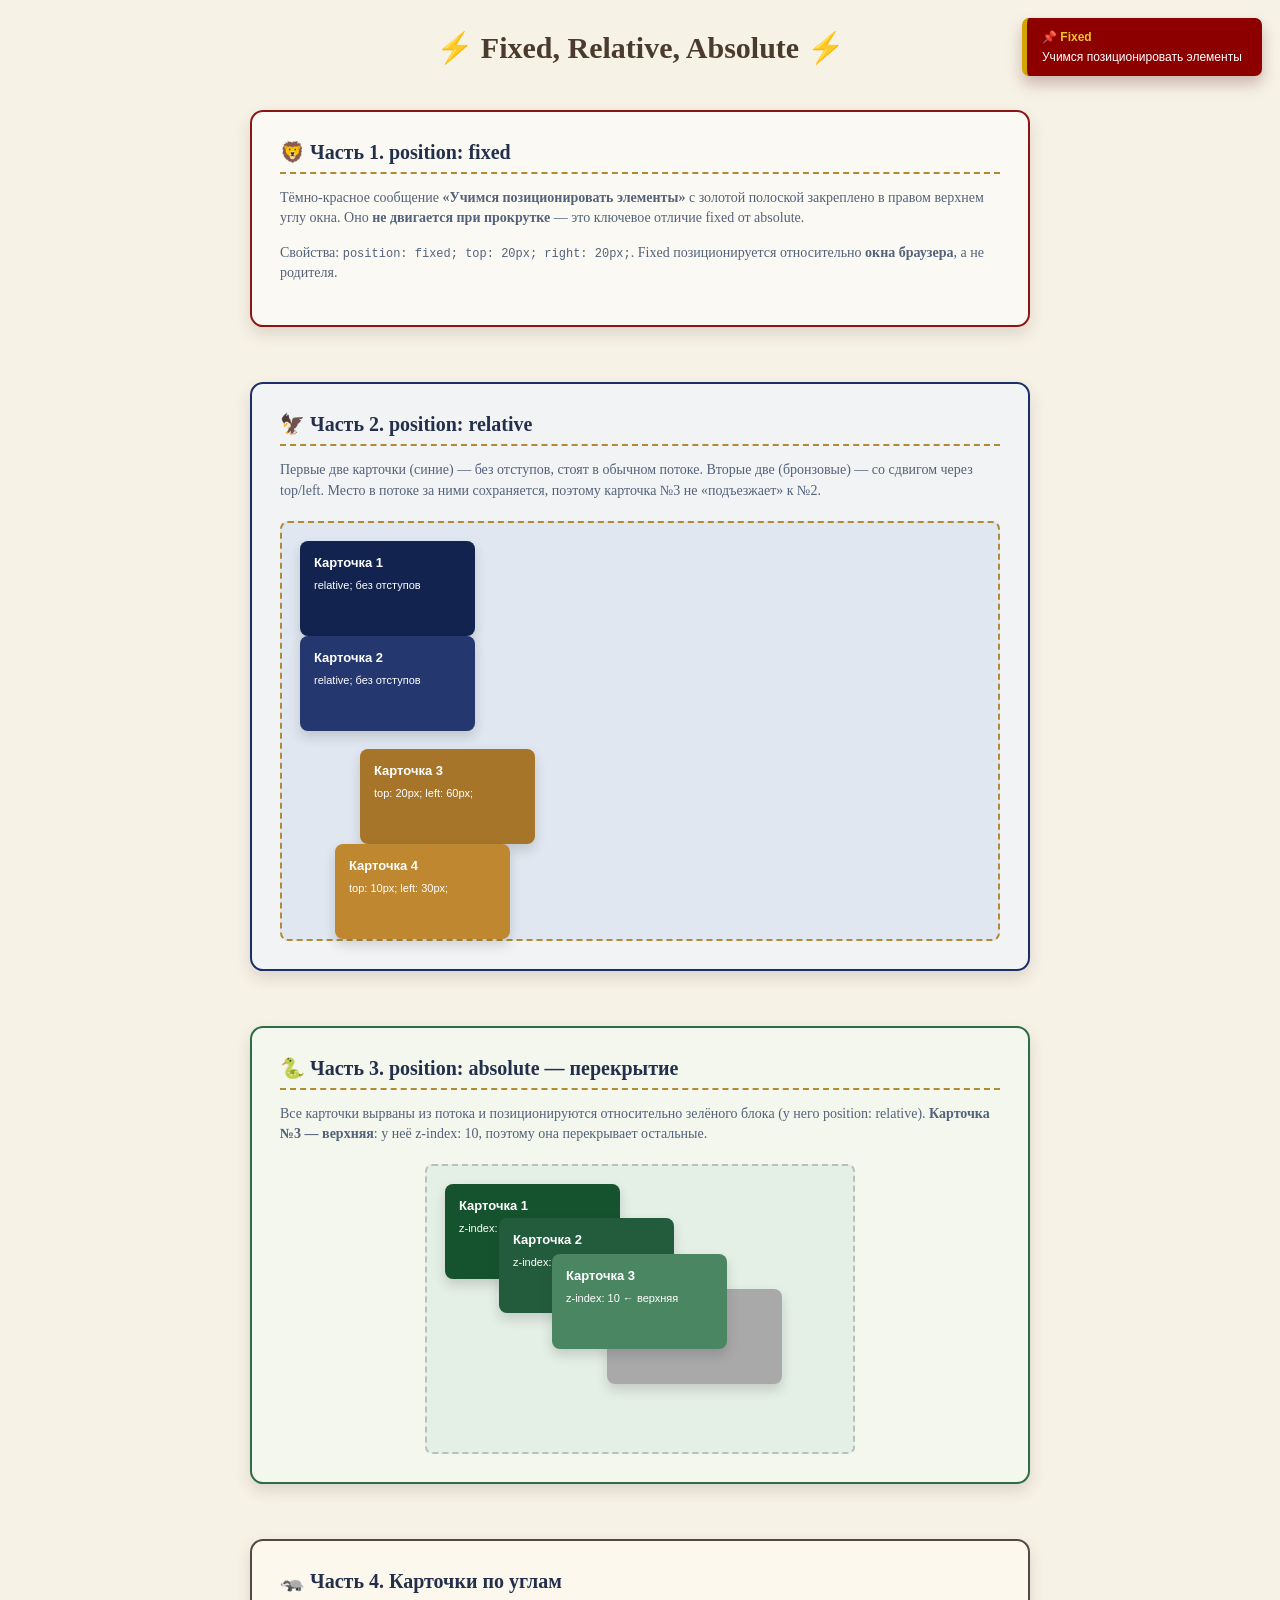
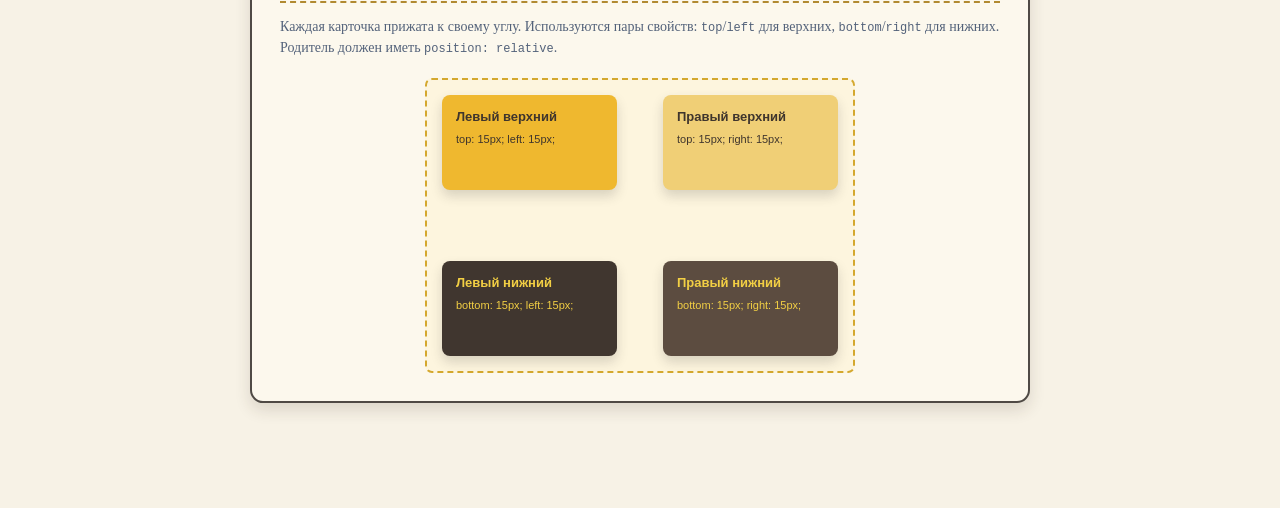
<file: Seminary/Task4.html>
<!DOCTYPE html>
<html lang="ru">
<head>
    <meta charset="UTF-8">
    <meta name="viewport" content="width=device-width, initial-scale=1.0">
    <title>Fixed, Relative, Absolute</title>

<style>
    * {
        box-sizing: border-box;
    }

    body {
        margin: 0;
        padding: 30px 20px 50px;
        background: #f7f2e6;
        color: #24304b;
        font-family: Georgia, "Times New Roman", serif;
    }

    h1 {
        margin: 0 auto 45px;
        text-align: center;
        font-size: 30px;
        color: #4b3b2f;
    }

    section {
        max-width: 780px;
        margin: 0 auto 55px;
        padding: 28px;
        border: 2px solid #7b6f63;
        border-radius: 13px;
        background: rgba(255, 255, 255, 0.55);
        box-shadow: 0 7px 16px rgba(60, 45, 25, 0.14);
    }

    section h2 {
        margin: 0 0 12px;
        padding-bottom: 8px;
        border-bottom: 2px dashed #b18a31;
        font-size: 20px;
    }

    section p {
        line-height: 1.45;
        font-size: 14px;
        color: #53627a;
    }

    /* FIXED */
    body > div:first-of-type {
        position: fixed;
        top: 18px;
        right: 18px;
        width: 240px;
        padding: 12px 15px;
        background: #8c0000;
        color: white;
        border-left: 5px solid #d6a400;
        border-radius: 7px;
        box-shadow: 0 8px 15px rgba(80, 0, 0, 0.25);
        z-index: 100;
        font-family: Arial, sans-serif;
        font-size: 12px;
    }

    body > div:first-of-type strong {
        display: block;
        margin-bottom: 6px;
        color: #f3c32d;
    }

    /* Общий вид карточек */
    section > div > div {
        width: 175px;
        min-height: 95px;
        margin: 0;
        padding: 14px;
        border: 0;
        border-radius: 8px;
        box-shadow: 0 6px 12px rgba(50, 50, 50, 0.18);
        font-family: Arial, sans-serif;
        font-size: 12px;
    }

    section > div > div strong {
        font-size: 13px;
    }

    section > div > div p {
        margin: 8px 0 0;
        color: inherit;
        font-size: 11px;
        line-height: 1.35;
    }

    /* Часть 1 */
    section:nth-of-type(1) {
        border-color: #8c1616;
    }

    /* Часть 2 */
    section:nth-of-type(2) {
        border-color: #1c2e69;
        background: rgba(239, 244, 255, 0.62);
    }

    section:nth-of-type(2) > div {
        position: relative;
        min-height: 420px;
        margin-top: 20px;
        padding: 18px;
        border: 2px dashed #b18a31;
        border-radius: 8px;
        background: rgba(210, 220, 236, 0.55);
    }

    section:nth-of-type(2) > div > div {
        display: block;
        position: relative;
        background: #13234f;
        color: white;
    }

    section:nth-of-type(2) > div > div:nth-child(2) {
        background: #24376f;
    }

    section:nth-of-type(2) > div > div:nth-child(3) {
        top: 18px;
        left: 60px;
        background: #a6752a;
    }

    section:nth-of-type(2) > div > div:nth-child(4) {
        top: 18px;
        left: 35px;
        background: #bf8730;
    }

    /* Часть 3 */
    section:nth-of-type(3) {
        border-color: #2d6b49;
        background: rgba(241, 250, 244, 0.62);
    }

    section:nth-of-type(3) > div {
        position: relative;
        width: 430px;
        height: 290px;
        margin: 20px auto 0;
        border: 2px dashed #b8c0bb;
        border-radius: 7px;
        background: rgba(218, 235, 225, 0.62);
    }

    section:nth-of-type(3) > div > div {
        position: absolute;
        margin: 0;
        color: white;
    }

    section:nth-of-type(3) > div > div:nth-child(1) {
        top: 18px;
        left: 18px;
        background: #14532d;
        z-index: 1;
    }

    section:nth-of-type(3) > div > div:nth-child(2) {
        top: 52px;
        left: 72px;
        background: #235c3d;
        z-index: 2;
    }

    section:nth-of-type(3) > div > div:nth-child(3) {
        top: 88px;
        left: 125px;
        background: #4b8662;
        z-index: 10;
    }

    section:nth-of-type(3) > div > div:nth-child(4) {
        top: 123px;
        left: 180px;
        background: #aaa9a9;
        z-index: 3;
    }

    /* Часть 4 */
    section:nth-of-type(4) {
        border-color: #4f4a45;
        background: rgba(255, 252, 243, 0.62);
    }

    section:nth-of-type(4) > div {
        position: relative;
        width: 430px;
        height: 295px;
        margin: 20px auto 0;
        border: 2px dashed #d4a82e;
        border-radius: 7px;
        background: rgba(255, 242, 205, 0.45);
    }

    section:nth-of-type(4) > div > div {
        position: absolute;
        margin: 0;
        color: #3f352d;
    }

    section:nth-of-type(4) > div > div:nth-child(1) {
        top: 15px;
        left: 15px;
        background: #efb82f;
    }

    section:nth-of-type(4) > div > div:nth-child(2) {
        top: 15px;
        right: 15px;
        background: #f0cf76;
    }

    section:nth-of-type(4) > div > div:nth-child(3) {
        bottom: 15px;
        left: 15px;
        background: #40362f;
        color: #f2cf44;
    }

    section:nth-of-type(4) > div > div:nth-child(4) {
        bottom: 15px;
        right: 15px;
        background: #5c4c40;
        color: #f2cf44;
    }

    code {
        font-size: 12px;
    }

    @media (max-width: 850px) {
        section {
            max-width: 100%;
        }

        body > div:first-of-type {
            width: 190px;
        }
    }
</style>

</head>
<body>

    <!-- ============================================
         FIXED — сообщение в углу окна
         ============================================ -->
    <div>
        <strong>📌 Fixed</strong>
        Учимся позиционировать элементы
    </div>

    <h1>⚡ Fixed, Relative, Absolute ⚡</h1>

    <!-- ============================================
         ЧАСТЬ 1. FIXED
         ============================================ -->
    <section>
        <h2>🦁 Часть 1. position: fixed</h2>
        <p>
            Тёмно-красное сообщение <strong>«Учимся позиционировать элементы»</strong> с золотой
            полоской закреплено в правом верхнем углу окна. Оно <strong>не двигается при
            прокрутке</strong> — это ключевое отличие fixed от absolute.
        </p>
        <p>
            Свойства: <code>position: fixed; top: 20px; right: 20px;</code>.
            Fixed позиционируется относительно <strong>окна браузера</strong>, а не родителя.
        </p>
    </section>

    <!-- ============================================
         ЧАСТЬ 2. RELATIVE
         ============================================ -->
    <section>
        <h2>🦅 Часть 2. position: relative</h2>
        <p>
            Первые две карточки (синие) — без отступов, стоят в обычном потоке.
            Вторые две (бронзовые) — со сдвигом через top/left. Место в потоке за ними
            сохраняется, поэтому карточка №3 не «подъезжает» к №2.
        </p>

        <div>
            <div>
                <strong>Карточка 1</strong>
                <p>relative; без отступов</p>
            </div>

            <div>
                <strong>Карточка 2</strong>
                <p>relative; без отступов</p>
            </div>

            <div>
                <strong>Карточка 3</strong>
                <p>top: 20px; left: 60px;</p>
            </div>

            <div>
                <strong>Карточка 4</strong>
                <p>top: 10px; left: 30px;</p>
            </div>
        </div>
    </section>

    <!-- ============================================
         ЧАСТЬ 3. ABSOLUTE — перекрытие
         ============================================ -->
    <section>
        <h2>🐍 Часть 3. position: absolute — перекрытие</h2>
        <p>
            Все карточки вырваны из потока и позиционируются относительно зелёного блока
            (у него position: relative). <strong>Карточка №3 — верхняя</strong>:
            у неё z-index: 10, поэтому она перекрывает остальные.
        </p>

        <div>
            <div>
                <strong>Карточка 1</strong>
                <p>z-index: 1</p>
            </div>
            <div>
                <strong>Карточка 2</strong>
                <p>z-index: 2</p>
            </div>
            <div>
                <strong>Карточка 3</strong>
                <p>z-index: 10 ← верхняя</p>
            </div>
            <div>
                <strong>Карточка 4</strong>
                <p>z-index: 3</p>
            </div>
        </div>
    </section>

    <!-- ============================================
         ЧАСТЬ 4. ABSOLUTE — по углам
         ============================================ -->
    <section>
        <h2>🦡 Часть 4. Карточки по углам</h2>
        <p>
            Каждая карточка прижата к своему углу. Используются пары свойств:
            <code>top</code>/<code>left</code> для верхних, <code>bottom</code>/<code>right</code>
            для нижних. Родитель должен иметь <code>position: relative</code>.
        </p>

        <div>
            <div>
                <strong>Левый верхний</strong>
                <p>top: 15px; left: 15px;</p>
            </div>
            <div>
                <strong>Правый верхний</strong>
                <p>top: 15px; right: 15px;</p>
            </div>
            <div>
                <strong>Левый нижний</strong>
                <p>bottom: 15px; left: 15px;</p>
            </div>
            <div>
                <strong>Правый нижний</strong>
                <p>bottom: 15px; right: 15px;</p>
            </div>
        </div>
    </section>

</body>
</html>
</file>
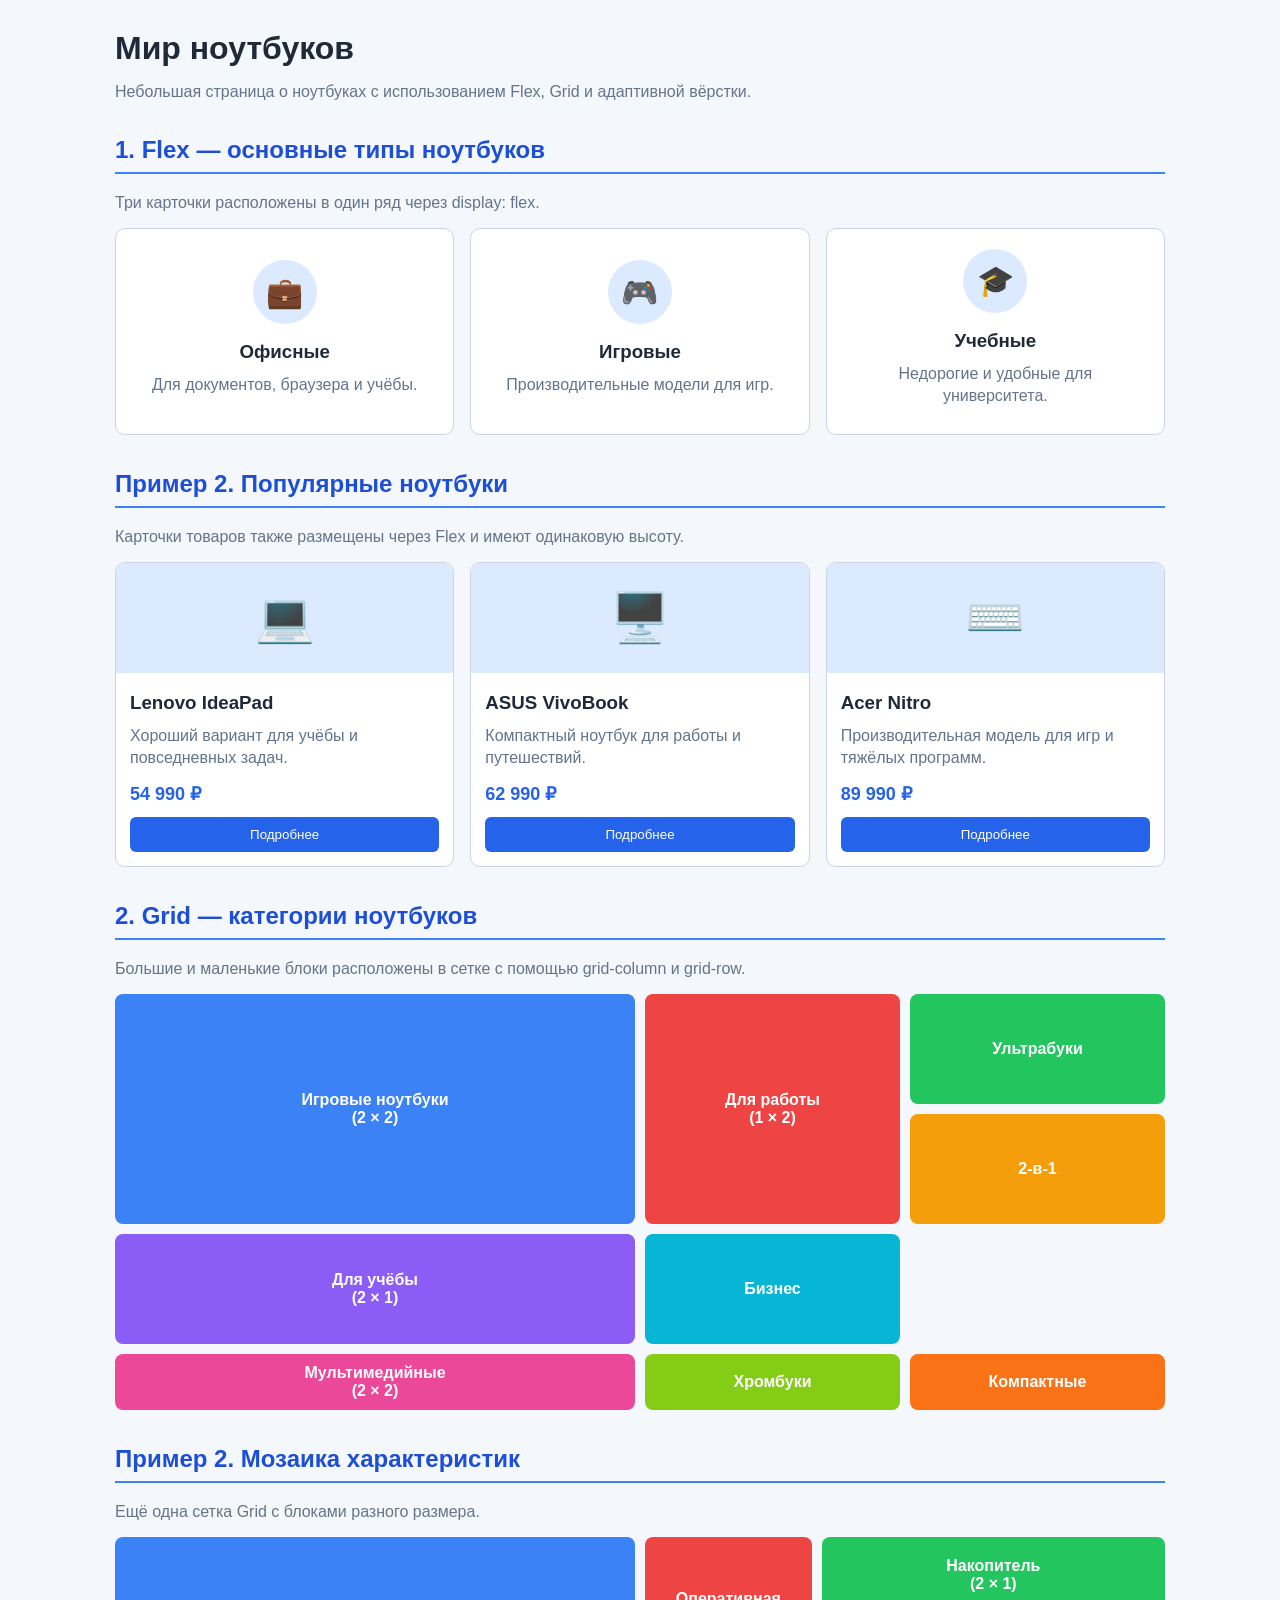
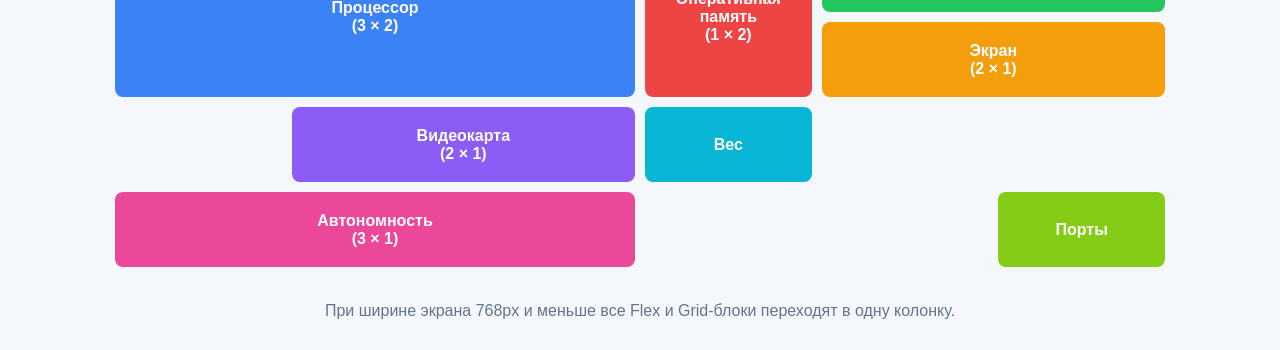
<file: Seminary/Task5.html>
<!DOCTYPE html>
<html lang="ru">
<head>
    <meta charset="UTF-8">
    <meta name="viewport" content="width=device-width, initial-scale=1.0">
    <title>Ноутбуки — Flex и Grid</title>
    <style>
        * {
            box-sizing: border-box;
        }

        body {
            margin: 0;
            font-family: Arial, sans-serif;
            background: #f4f7fb;
            color: #1f2937;
        }

        .container {
            width: 90%;
            max-width: 1050px;
            margin: 30px auto;
        }

        h1 {
            margin-bottom: 10px;
        }

        h2 {
            margin-top: 35px;
            color: #1d4ed8;
            border-bottom: 2px solid #3b82f6;
            padding-bottom: 8px;
        }

        .description {
            color: #64748b;
        }

        .laptop-types,
        .laptop-products {
            display: flex;
            gap: 16px;
        }

        .type-card {
            flex: 1;
            min-height: 170px;
            background: #ffffff;
            border: 1px solid #cbd5e1;
            border-radius: 10px;
            padding: 20px;
            display: flex;
            flex-direction: column;
            align-items: center;
            justify-content: center;
            text-align: center;
        }

        .type-icon {
            width: 64px;
            height: 64px;
            border-radius: 50%;
            display: flex;
            align-items: center;
            justify-content: center;
            font-size: 30px;
            margin-bottom: 12px;
            background: #dbeafe;
        }

        .type-card h3,
        .product-card h3 {
            margin: 5px 0;
        }

        .type-card p,
        .product-card p {
            color: #64748b;
            margin: 6px 0;
            line-height: 1.4;
        }

        .product-card {
            flex: 1;
            background: #ffffff;
            border: 1px solid #cbd5e1;
            border-radius: 10px;
            overflow: hidden;
            display: flex;
            flex-direction: column;
        }

        .product-image {
            height: 110px;
            background: #dbeafe;
            display: flex;
            align-items: center;
            justify-content: center;
            font-size: 48px;
        }

        .product-content {
            padding: 14px;
            display: flex;
            flex-direction: column;
            flex: 1;
        }

        .price {
            color: #2563eb;
            font-size: 18px;
            font-weight: bold;
            margin: 8px 0 12px;
        }

        button {
            margin-top: auto;
            border: none;
            border-radius: 6px;
            background: #2563eb;
            color: white;
            padding: 10px;
            cursor: pointer;
        }

        .grid-showcase {
            display: grid;
            grid-template-columns: repeat(4, 1fr);
            grid-template-rows: repeat(3, 110px);
            gap: 10px;
            margin-top: 15px;
        }

        .grid-item {
            color: white;
            display: flex;
            align-items: center;
            justify-content: center;
            border-radius: 8px;
            font-weight: bold;
            text-align: center;
            padding: 10px;
        }

        .big-1 {
            grid-column: 1 / 3;
            grid-row: 1 / 3;
            background: #3b82f6;
        }

        .tall-1 {
            grid-column: 3 / 4;
            grid-row: 1 / 3;
            background: #ef4444;
        }

        .small-1 {
            grid-column: 4 / 5;
            grid-row: 1 / 2;
            background: #22c55e;
        }

        .small-2 {
            grid-column: 4 / 5;
            grid-row: 2 / 3;
            background: #f59e0b;
        }

        .wide-1 {
            grid-column: 1 / 3;
            grid-row: 3 / 4;
            background: #8b5cf6;
        }

        .small-3 {
            grid-column: 3 / 4;
            grid-row: 3 / 4;
            background: #06b6d4;
        }

        .big-2 {
            grid-column: 1 / 3;
            grid-row: 4 / 5;
            background: #ec4899;
        }

        .small-4 {
            grid-column: 3 / 4;
            grid-row: 4 / 5;
            background: #84cc16;
        }

        .small-5 {
            grid-column: 4 / 5;
            grid-row: 4 / 5;
            background: #f97316;
        }

        .grid-mosaic {
            display: grid;
            grid-template-columns: repeat(6, 1fr);
            grid-auto-rows: 75px;
            gap: 10px;
            margin-top: 15px;
        }

        .m1 { grid-column: 1 / 4; grid-row: 1 / 3; background: #3b82f6; }
        .m2 { grid-column: 4 / 5; grid-row: 1 / 3; background: #ef4444; }
        .m3 { grid-column: 5 / 7; grid-row: 1 / 2; background: #22c55e; }
        .m4 { grid-column: 5 / 7; grid-row: 2 / 3; background: #f59e0b; }
        .m5 { grid-column: 2 / 4; grid-row: 3 / 4; background: #8b5cf6; }
        .m6 { grid-column: 4 / 5; grid-row: 3 / 4; background: #06b6d4; }
        .m7 { grid-column: 1 / 4; grid-row: 4 / 5; background: #ec4899; }
        .m8 { grid-column: 6 / 7; grid-row: 4 / 5; background: #84cc16; }

        .footer-note {
            margin: 35px 0 20px;
            color: #64748b;
            text-align: center;
        }

        @media (max-width: 768px) {
            .laptop-types,
            .laptop-products {
                flex-direction: column;
            }

            .grid-showcase,
            .grid-mosaic {
                grid-template-columns: 1fr;
                grid-auto-rows: 100px;
            }

            .grid-showcase > div,
            .grid-mosaic > div {
                grid-column: 1 / -1;
                grid-row: auto;
            }
        }
    </style>
</head>
<body>
    <div class="container">
        <h1>Мир ноутбуков</h1>
        <p class="description">
            Небольшая страница о ноутбуках с использованием Flex, Grid и адаптивной вёрстки.
        </p>

        <h2>1. Flex — основные типы ноутбуков</h2>
        <p class="description">
            Три карточки расположены в один ряд через display: flex.
        </p>

        <div class="laptop-types">
            <div class="type-card">
                <div class="type-icon">💼</div>
                <h3>Офисные</h3>
                <p>Для документов, браузера и учёбы.</p>
            </div>

            <div class="type-card">
                <div class="type-icon">🎮</div>
                <h3>Игровые</h3>
                <p>Производительные модели для игр.</p>
            </div>

            <div class="type-card">
                <div class="type-icon">🎓</div>
                <h3>Учебные</h3>
                <p>Недорогие и удобные для университета.</p>
            </div>
        </div>

        <h2>Пример 2. Популярные ноутбуки</h2>
        <p class="description">
            Карточки товаров также размещены через Flex и имеют одинаковую высоту.
        </p>

        <div class="laptop-products">
            <div class="product-card">
                <div class="product-image">💻</div>
                <div class="product-content">
                    <h3>Lenovo IdeaPad</h3>
                    <p>Хороший вариант для учёбы и повседневных задач.</p>
                    <div class="price">54 990 ₽</div>
                    <button>Подробнее</button>
                </div>
            </div>

            <div class="product-card">
                <div class="product-image">🖥️</div>
                <div class="product-content">
                    <h3>ASUS VivoBook</h3>
                    <p>Компактный ноутбук для работы и путешествий.</p>
                    <div class="price">62 990 ₽</div>
                    <button>Подробнее</button>
                </div>
            </div>

            <div class="product-card">
                <div class="product-image">⌨️</div>
                <div class="product-content">
                    <h3>Acer Nitro</h3>
                    <p>Производительная модель для игр и тяжёлых программ.</p>
                    <div class="price">89 990 ₽</div>
                    <button>Подробнее</button>
                </div>
            </div>
        </div>

        <h2>2. Grid — категории ноутбуков</h2>
        <p class="description">
            Большие и маленькие блоки расположены в сетке с помощью grid-column и grid-row.
        </p>

        <div class="grid-showcase">
            <div class="grid-item big-1">Игровые ноутбуки<br>(2 × 2)</div>
            <div class="grid-item tall-1">Для работы<br>(1 × 2)</div>
            <div class="grid-item small-1">Ультрабуки</div>
            <div class="grid-item small-2">2-в-1</div>
            <div class="grid-item wide-1">Для учёбы<br>(2 × 1)</div>
            <div class="grid-item small-3">Бизнес</div>
            <div class="grid-item big-2">Мультимедийные<br>(2 × 2)</div>
            <div class="grid-item small-4">Хромбуки</div>
            <div class="grid-item small-5">Компактные</div>
        </div>

        <h2>Пример 2. Мозаика характеристик</h2>
        <p class="description">
            Ещё одна сетка Grid с блоками разного размера.
        </p>

        <div class="grid-mosaic">
            <div class="grid-item m1">Процессор<br>(3 × 2)</div>
            <div class="grid-item m2">Оперативная память<br>(1 × 2)</div>
            <div class="grid-item m3">Накопитель<br>(2 × 1)</div>
            <div class="grid-item m4">Экран<br>(2 × 1)</div>
            <div class="grid-item m5">Видеокарта<br>(2 × 1)</div>
            <div class="grid-item m6">Вес</div>
            <div class="grid-item m7">Автономность<br>(3 × 1)</div>
            <div class="grid-item m8">Порты</div>
        </div>

        <p class="footer-note">
            При ширине экрана 768px и меньше все Flex и Grid-блоки переходят в одну колонку.
        </p>
    </div>
</body>
</html>
</file>
<file: Таймер/style.css>
* {
    box-sizing: border-box;
}

body {
    min-height: 100vh;
    margin: 0;
    display: flex;
    align-items: center;
    justify-content: center;
    padding: 24px;
    background: radial-gradient(circle at top, #252844 0, #10111e 55%, #080910 100%);
    color: #f4f5ff;
    font-family: Arial, Helvetica, sans-serif;
}

.timer-card {
    width: min(100%, 420px);
    padding: 30px 28px 28px;
    text-align: center;
    background: #191a30;
    border: 1px solid #34364f;
    border-radius: 20px;
    box-shadow: 0 18px 45px rgba(0, 0, 0, 0.45), inset 0 0 14px rgba(255, 255, 255, 0.025);
}

.small-title {
    margin: 0 0 18px;
    color: #777b98;
    font-size: 11px;
    font-weight: 700;
    letter-spacing: 4px;
}

.digital-clock {
    padding: 12px 8px;
    margin-bottom: 18px;
    border: 1px solid #16452d;
    border-radius: 12px;
    background: #07150f;
    color: #00ff5d;
    font-family: Consolas, "Courier New", monospace;
    font-size: clamp(30px, 8vw, 48px);
    font-weight: 700;
    letter-spacing: 5px;
    text-shadow: 0 0 8px rgba(0, 255, 93, 0.95), 0 0 20px rgba(0, 255, 93, 0.45);
    font-variant-numeric: tabular-nums;
}

.main-button,
.start-button,
.countdown-button {
    width: 100%;
    min-height: 48px;
    border: 0;
    border-radius: 10px;
    color: white;
    font-size: 13px;
    font-weight: 700;
    letter-spacing: 1px;
}

.main-button {
    cursor: pointer;
    background: linear-gradient(110deg, #347ff2, #245781);
    box-shadow: 0 6px 18px rgba(43, 121, 235, 0.25);
}

.main-button:hover {
    filter: brightness(1.1);
}

.countdown-button {
    display: flex;
    align-items: center;
    justify-content: center;
    margin-top: 0;
    background: linear-gradient(110deg, #ed383f, #a92328);
    box-shadow: 0 6px 18px rgba(239, 48, 58, 0.25);
    font-family: Consolas, "Courier New", monospace;
    font-size: 20px;
    letter-spacing: 4px;
    font-variant-numeric: tabular-nums;
}

[hidden] {
    display: none !important;
}

.modal {
    position: fixed;
    inset: 0;
    z-index: 10;
    display: none;
    align-items: center;
    justify-content: center;
    padding: 20px;
    background: rgba(0, 0, 0, 0.72);
}

.modal.is-open {
    display: flex;
}

.modal-window {
    position: relative;
    width: min(100%, 340px);
    padding: 32px 24px 24px;
    border: 1px solid #2a2c48;
    border-radius: 16px;
    background: #191a30;
    box-shadow: 0 18px 50px rgba(0, 0, 0, 0.55), 0 0 22px rgba(0, 255, 93, 0.06);
}

.modal-window h1 {
    margin: 0 20px 22px;
    color: #00ff5d;
    text-align: center;
    font-size: 15px;
    letter-spacing: 1.5px;
}

.close-button {
    position: absolute;
    top: 12px;
    right: 12px;
    width: 28px;
    height: 28px;
    border: 0;
    border-radius: 50%;
    background: #292b48;
    color: #9ca0bd;
    font-size: 21px;
    line-height: 1;
    cursor: pointer;
}

.modal-window label {
    display: block;
    margin-bottom: 8px;
    color: #a3a7c0;
    font-size: 11px;
    font-weight: 700;
}

.modal-window input {
    width: 100%;
    height: 44px;
    border: 1px solid #00e957;
    border-radius: 8px;
    outline: none;
    background: #080a13;
    color: #00ff5d;
    text-align: center;
    font-family: Consolas, "Courier New", monospace;
    font-size: 20px;
    box-shadow: 0 0 10px rgba(0, 255, 93, 0.13);
}

.modal-window input:focus {
    box-shadow: 0 0 0 3px rgba(0, 255, 93, 0.12), 0 0 15px rgba(0, 255, 93, 0.2);
}

.input-hint {
    min-height: 14px;
    margin: 7px 0 14px;
    color: #7c819e;
    font-size: 11px;
}

.start-button {
    cursor: pointer;
    background: linear-gradient(110deg, #19c65c, #118144);
    box-shadow: 0 6px 18px rgba(0, 255, 93, 0.18);
}

.start-button:hover {
    filter: brightness(1.1);
}

@media (max-width: 420px) {
    .timer-card {
        padding: 25px 18px 22px;
    }

    .digital-clock {
        letter-spacing: 3px;
    }
}
</file>
<file: Seminary/10 sem/style.css>
* {
    box-sizing: border-box;
}

body {
    margin: 0;
    min-height: 100vh;
    padding: 34px 18px;
    background: #f3f6fa;
    color: #17324d;
    font-family: Arial, Helvetica, sans-serif;
}

.page {
    width: 100%;
    max-width: 1080px;
    margin: 0 auto;
}

.finance-card {
    padding: 28px;
    background: #ffffff;
    border-radius: 18px;
    box-shadow: 0 8px 28px rgba(25, 54, 82, 0.09);
}

.page-header {
    display: flex;
    align-items: center;
    gap: 14px;
    margin-bottom: 22px;
}

.title-icon {
    font-size: 31px;
}

h1 {
    margin: 0;
    color: #102f4d;
    font-size: 27px;
}

.subtitle {
    margin: 5px 0 0;
    color: #718096;
    font-size: 13px;
}

.filters {
    display: flex;
    flex-wrap: wrap;
    align-items: end;
    gap: 13px;
    margin-bottom: 18px;
    padding: 17px;
    border-radius: 12px;
    background: #f5f8fb;
}

.filter-field {
    display: flex;
    min-width: 125px;
    flex-direction: column;
    gap: 6px;
}

.filter-field label {
    color: #38536e;
    font-size: 12px;
}

.filter-field select,
.filter-field input {
    min-height: 38px;
    padding: 7px 10px;
    border: 1px solid #cbd6e2;
    border-radius: 6px;
    background: #ffffff;
    color: #203b56;
    font: inherit;
    font-size: 13px;
}

.filter-field select:focus,
.filter-field input:focus {
    outline: 2px solid #9fc3e5;
    outline-offset: 1px;
}

.reset-button {
    min-height: 38px;
    padding: 0 18px;
    border: 0;
    border-radius: 6px;
    background: #e84b4b;
    color: #ffffff;
    cursor: pointer;
    font-size: 13px;
    font-weight: 600;
}

.reset-button:hover {
    background: #d83d3d;
}

.status-message {
    min-height: 18px;
    margin: 0 0 10px;
    color: #718096;
    font-size: 12px;
}

.status-message.error {
    padding: 10px 12px;
    border-radius: 7px;
    background: #fff0f0;
    color: #b42318;
    line-height: 1.5;
}

.table-wrap {
    overflow-x: auto;
    border: 1px solid #e5ebf1;
    border-radius: 8px;
}

table {
    width: 100%;
    border-collapse: collapse;
    font-size: 13px;
}

thead {
    background: #214f70;
    color: #ffffff;
}

th {
    padding: 0;
    text-align: left;
    white-space: nowrap;
}

.sort-button {
    width: 100%;
    padding: 13px 12px;
    border: 0;
    background: transparent;
    color: inherit;
    cursor: pointer;
    font: inherit;
    font-size: 12px;
    font-weight: 700;
    text-align: left;
}

.sort-button:hover {
    background: rgba(255, 255, 255, 0.1);
}

.amount-column {
    min-width: 135px;
}

td {
    padding: 12px;
    border-bottom: 1px solid #e8edf2;
    color: #314b65;
}

tbody tr:last-child td {
    border-bottom: 0;
}

tbody tr:hover {
    background: #f7fafd;
}

.income-text {
    color: #16864a;
}

.expense-text {
    color: #e04444;
}

.amount-income {
    color: #16864a;
    font-weight: 600;
    white-space: nowrap;
}

.amount-expense {
    color: #e04444;
    font-weight: 600;
    white-space: nowrap;
}

.empty-row {
    padding: 28px 12px;
    color: #718096;
    text-align: center;
}

.summary {
    display: flex;
    flex-wrap: wrap;
    gap: 22px;
    margin-top: 18px;
    padding: 17px 18px;
    border-radius: 10px;
    background: #eef3f8;
    font-size: 13px;
}

.summary-item {
    color: #27435e;
    white-space: nowrap;
}

.summary-item strong {
    font-weight: 700;
}

.page-footer {
    padding: 13px 5px 0;
    color: #8291a2;
    font-size: 11px;
    text-align: right;
}

@media (max-width: 650px) {
    body {
        padding: 14px 9px;
    }

    .finance-card {
        padding: 17px 12px;
        border-radius: 12px;
    }

    h1 {
        font-size: 21px;
    }

    .filters {
        gap: 10px;
        padding: 12px;
    }

    .filter-field {
        flex: 1 1 135px;
    }

    .reset-button {
        flex: 1 1 100%;
    }

    .summary {
        gap: 12px 18px;
        padding: 14px;
    }

    td {
        padding: 10px 9px;
        white-space: nowrap;
    }
}
</file>
